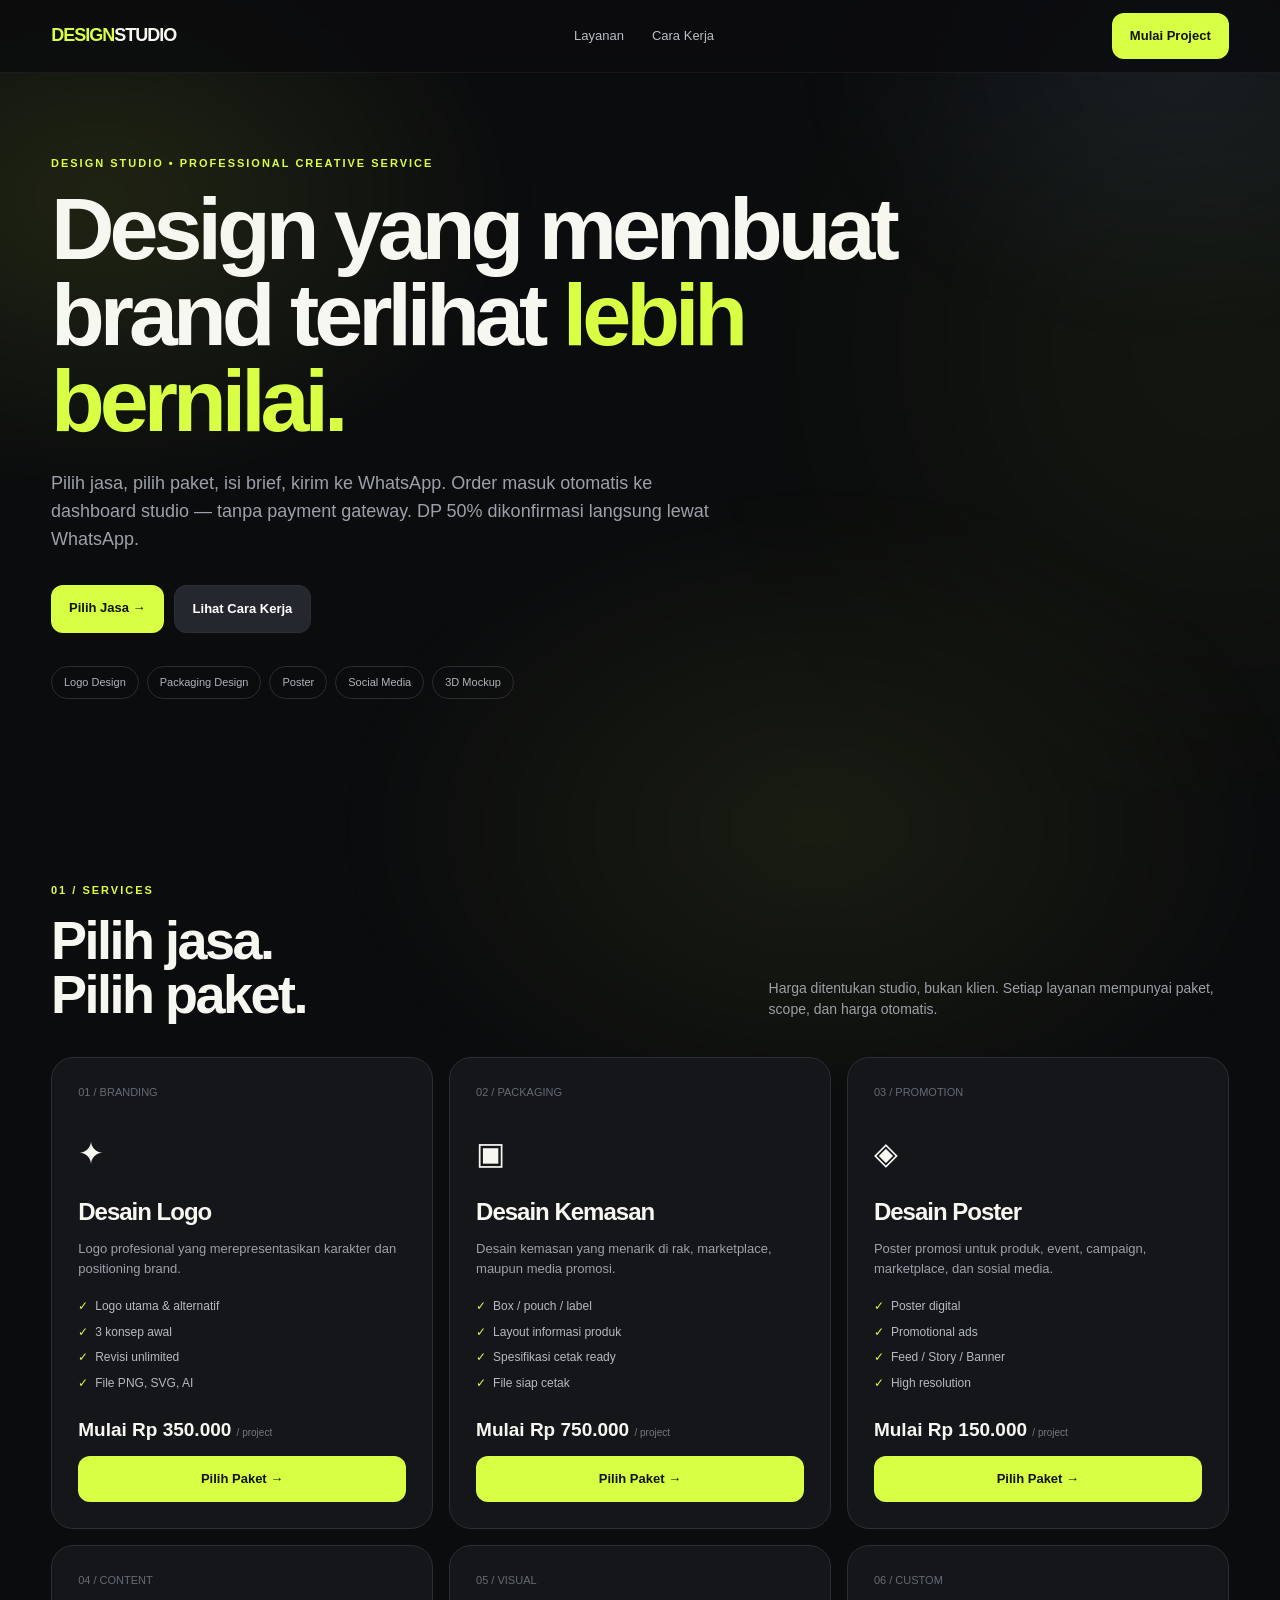
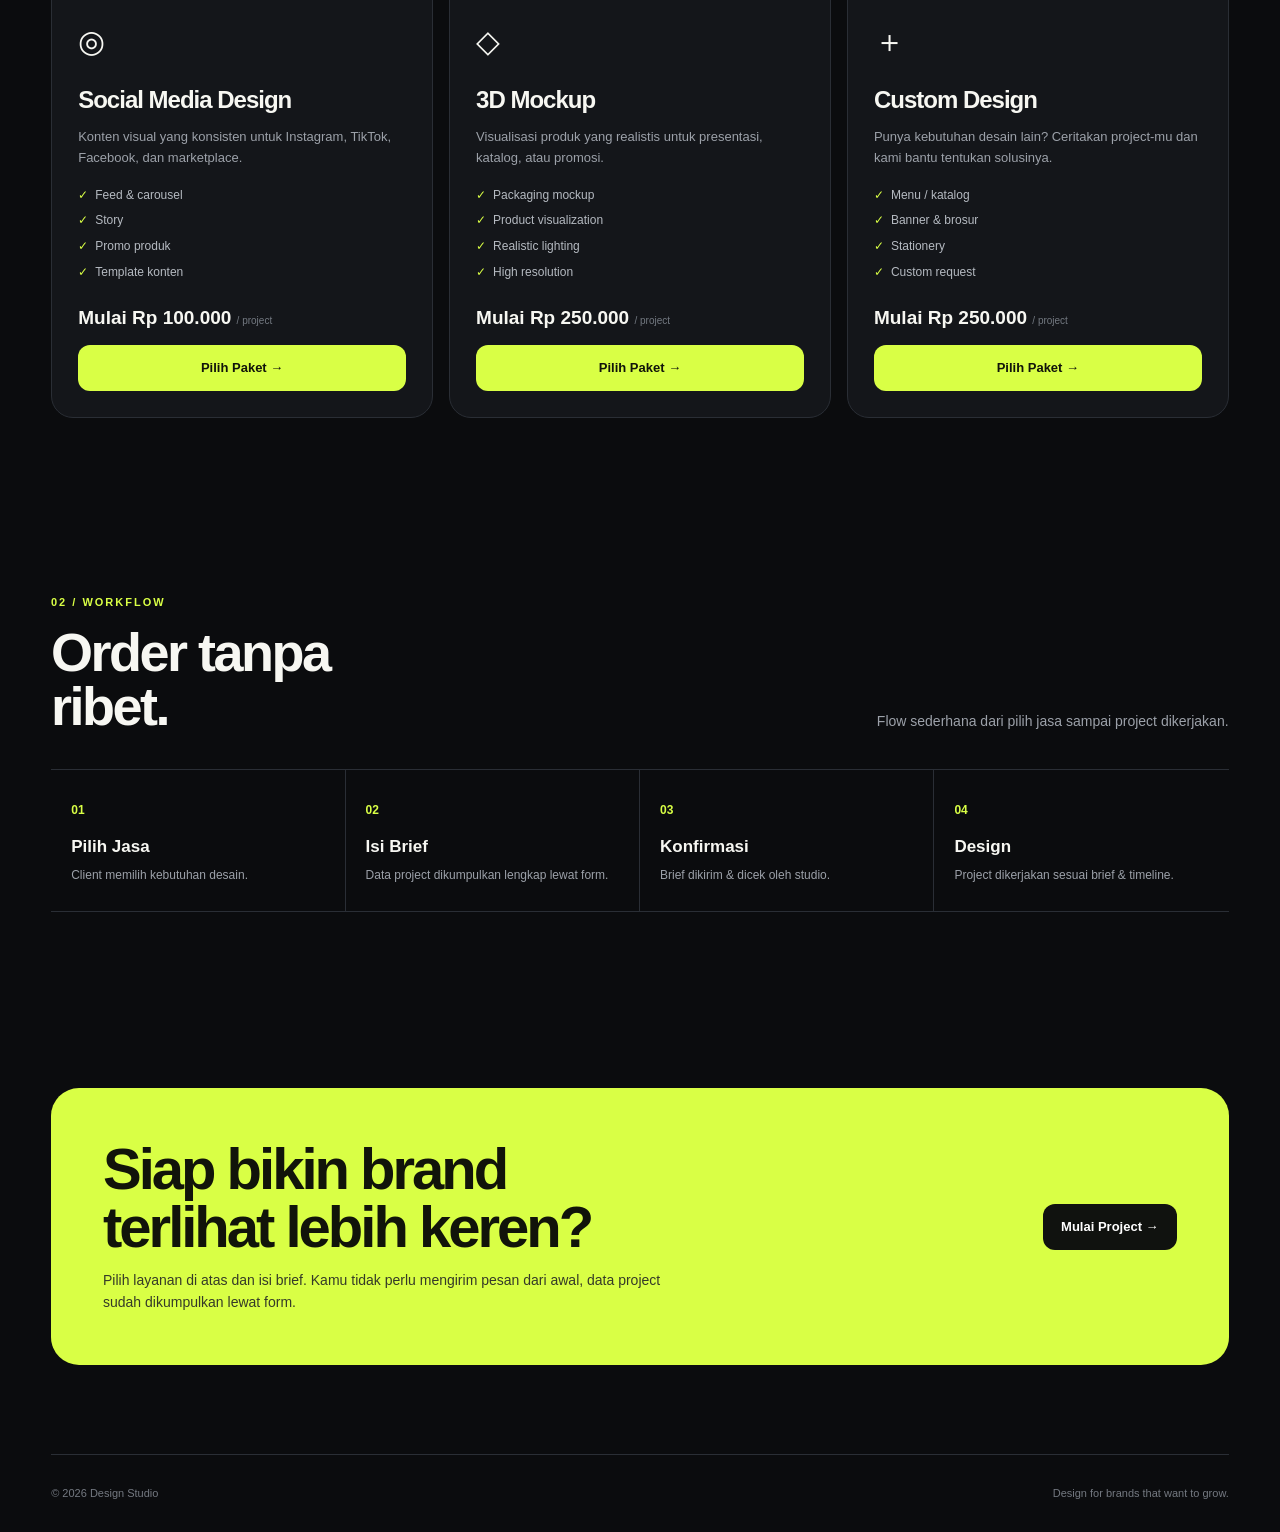
<file: index.html>
<!DOCTYPE html>
<html lang="id">
<head>
  <meta charset="UTF-8" />
  <meta name="viewport" content="width=device-width, initial-scale=1.0" />
  <meta name="theme-color" content="#0d0d12">
  <link rel="icon" href="assets/studio.ico" type="image/x-icon">
  <title>Design Studio — Jasa Desain Profesional</title>
  <meta name="description" content="Jasa desain profesional untuk logo, kemasan, poster, social media, dan 3D mockup. Pilih jasa, pilih paket, isi brief, checkout, bayar." />
  <style>
    :root{
      --bg:#0b0c0e;
      --surface:#14161a;
      --surface-2:#1b1e23;
      --surface-3:#23272d;
      --text:#f7f7f2;
      --muted:#9ca1a9;
      --line:#2a2e35;
      --accent:#d9ff45;
      --accent-2:#b9e72b;
      --danger:#ff6b6b;
      --radius:20px;
    }
    *{box-sizing:border-box}
    html{scroll-behavior:smooth}
    body{
      margin:0;
      background:var(--bg);
      color:var(--text);
      font-family:Inter,Arial,Helvetica,sans-serif;
      line-height:1.55;
    }

    /* ===== BACKGROUND OPTIONS =====
       Ganti class di <body> untuk ganti background:
       bg-solid   -> polos (default lama)
       bg-grid    -> dot grid halus
       bg-aurora  -> gradient bergerak pelan
       bg-mesh    -> radial blur soft
    */
    body.bg-grid{
      background-color:var(--bg);
      background-image:radial-gradient(rgba(255,255,255,.05) 1px, transparent 1px);
      background-size:26px 26px;
    }
    body.bg-aurora{
      background:var(--bg);
      position:relative;
    }
    body.bg-aurora::before{
      content:"";
      position:fixed;
      inset:-20%;
      z-index:-1;
      background:
        radial-gradient(40% 40% at 20% 30%, rgba(217,255,69,.10), transparent 60%),
        radial-gradient(35% 35% at 80% 20%, rgba(120,170,255,.08), transparent 60%),
        radial-gradient(45% 45% at 60% 80%, rgba(217,255,69,.07), transparent 60%);
      filter:blur(20px);
      animation:auroraShift 18s ease-in-out infinite alternate;
    }
    @keyframes auroraShift{
      0%{transform:translate(0,0) scale(1)}
      50%{transform:translate(3%,-2%) scale(1.05)}
      100%{transform:translate(-2%,2%) scale(1.02)}
    }
    body.bg-mesh{
      background:var(--bg);
      position:relative;
    }
    body.bg-mesh::before{
      content:"";
      position:fixed;
      inset:0;
      z-index:-1;
      background:
        radial-gradient(60% 50% at 15% 10%, rgba(217,255,69,.10), transparent 55%),
        radial-gradient(50% 50% at 85% 90%, rgba(120,170,255,.07), transparent 55%);
      filter:blur(40px);
    }

    /* ===== SCROLL REVEAL ANIMATION ===== */
    .reveal{
      opacity:0;
      transform:translateY(28px);
      transition:opacity .7s cubic-bezier(.2,.7,.2,1), transform .7s cubic-bezier(.2,.7,.2,1);
      will-change:opacity, transform;
    }
    .reveal.in{
      opacity:1;
      transform:translateY(0);
    }
    /* stagger antar anak dalam satu container */
    .reveal-stagger > *{
      opacity:0;
      transform:translateY(24px);
      transition:opacity .6s cubic-bezier(.2,.7,.2,1), transform .6s cubic-bezier(.2,.7,.2,1);
    }
    .reveal-stagger.in > *{
      opacity:1;
      transform:translateY(0);
    }
    .reveal-stagger.in > *:nth-child(1){transition-delay:.05s}
    .reveal-stagger.in > *:nth-child(2){transition-delay:.12s}
    .reveal-stagger.in > *:nth-child(3){transition-delay:.19s}
    .reveal-stagger.in > *:nth-child(4){transition-delay:.26s}
    .reveal-stagger.in > *:nth-child(5){transition-delay:.33s}
    .reveal-stagger.in > *:nth-child(6){transition-delay:.40s}
    /* Fallback: kalau JS mati, tetap tampil */
    @media (prefers-reduced-motion: reduce){
      .reveal,.reveal-stagger > *{opacity:1 !important;transform:none !important;transition:none !important}
      body.bg-aurora::before{animation:none}
    }
    a{text-decoration:none;color:inherit}
    button,input,textarea,select{font:inherit}
    button{cursor:pointer}
    .container{width:min(1180px,92%);margin:auto}

    /* NAV */
    nav{
      position:fixed;top:0;left:0;right:0;z-index:50;
      background:rgba(11,12,14,.82);
      backdrop-filter:blur(16px);
      border-bottom:1px solid rgba(255,255,255,.06);
    }
    .nav-inner{
      height:72px;
      display:flex;
      align-items:center;
      justify-content:space-between;
      gap:20px;
    }
    .brand{
      font-weight:900;
      letter-spacing:-1px;
      font-size:18px;
    }
    .brand span{color:var(--accent)}
    .nav-links{
      display:flex;gap:28px;color:#b9bdc3;font-size:13px;
    }
    .nav-links a:hover{color:var(--accent)}

    /* BUTTONS */
    .btn{
      border:0;
      border-radius:12px;
      padding:13px 18px;
      font-weight:800;
      font-size:13px;
      transition:.2s ease;
    }
    .btn-primary{
      background:var(--accent);
      color:#11140a;
    }
    .btn-primary:hover{
      transform:translateY(-2px);
      background:var(--accent-2);
      box-shadow:0 12px 30px rgba(217,255,69,.12);
    }
    .btn-dark{
      background:#24282e;
      color:#fff;
      border:1px solid var(--line);
    }

    /* HERO */
    .hero{
      position:relative;
      overflow:hidden;
      padding:155px 0 95px;
    }
    .hero::after{
      content:"";
      position:absolute;
      width:560px;height:560px;border-radius:50%;
      right:-220px;top:70px;
      background:var(--accent);
      filter:blur(150px);
      opacity:.06;
      pointer-events:none;
    }
    .eyebrow{
      color:var(--accent);
      font-size:11px;
      font-weight:900;
      letter-spacing:2px;
      text-transform:uppercase;
      margin-bottom:14px;
    }
    .hero h1{
      margin:0;
      max-width:930px;
      font-size:clamp(48px,7vw,88px);
      line-height:.98;
      letter-spacing:-5px;
    }
    .hero h1 span{color:var(--accent)}
    .hero p{
      max-width:690px;
      margin:25px 0 32px;
      color:var(--muted);
      font-size:18px;
    }
    .hero-actions{display:flex;gap:10px;flex-wrap:wrap}
    .chips{display:flex;gap:8px;flex-wrap:wrap;margin-top:32px}
    .chip{
      border:1px solid var(--line);
      border-radius:999px;
      padding:7px 12px;
      font-size:11px;
      color:#aeb3ba;
    }

    /* SECTIONS */
    section{padding:88px 0}
    .section-head{
      display:flex;
      justify-content:space-between;
      align-items:end;
      gap:30px;
      margin-bottom:36px;
    }
    .section-head h2{
      margin:0;
      font-size:clamp(35px,5vw,54px);
      line-height:1;
      letter-spacing:-2.5px;
    }
    .section-head p{
      max-width:460px;
      margin:0;
      color:var(--muted);
      font-size:14px;
    }

    /* SERVICES */
    .services-grid{
      display:grid;
      grid-template-columns:repeat(3,1fr);
      gap:16px;
    }
    .service-card{
      background:var(--surface);
      border:1px solid var(--line);
      border-radius:22px;
      padding:26px;
      min-height:360px;
      display:flex;
      flex-direction:column;
      transition:.25s ease;
    }
    .service-card:hover{
      transform:translateY(-5px);
      border-color:#444a53;
    }
    .service-num{font-size:11px;color:#656b73}
    .service-icon{font-size:31px;margin:29px 0 15px}
    .service-card h3{
      margin:0;
      font-size:24px;
      letter-spacing:-1px;
    }
    .service-card p{
      color:var(--muted);
      font-size:13px;
      margin:9px 0 18px;
    }
    .service-card ul{
      list-style:none;
      padding:0;
      margin:0 0 22px;
      display:grid;
      gap:7px;
      color:#b5bac1;
      font-size:12px;
    }
    .service-card li::before{
      content:"✓";
      color:var(--accent);
      margin-right:7px;
    }
    .service-price{
      margin-top:auto;
      font-weight:900;
      font-size:19px;
    }
    .service-price small{
      color:#737981;
      font-size:10px;
      font-weight:500;
    }
    .service-card .btn{width:100%;margin-top:12px}

    /* SIMPLE PROCESS (keep as-is) */
    .process{
      display:grid;
      grid-template-columns:repeat(4,1fr);
      border-top:1px solid var(--line);
      border-bottom:1px solid var(--line);
    }
    .process-step{padding:27px 20px;border-right:1px solid var(--line)}
    .process-step:last-child{border-right:0}
    .process-step b{color:var(--accent);font-size:12px}
    .process-step h3{margin:12px 0 6px;font-size:17px}
    .process-step p{margin:0;color:var(--muted);font-size:12px}

    /* CTA */
    .cta{
      background:var(--accent);
      color:#11140a;
      border-radius:28px;
      padding:52px;
      display:flex;
      align-items:center;
      justify-content:space-between;
      gap:32px;
    }
    .cta h2{
      margin:0;
      font-size:clamp(34px,5vw,58px);
      line-height:1;
      letter-spacing:-3px;
    }
    .cta p{
      margin:14px 0 0;
      max-width:580px;
      color:#353a28;
      font-size:14px;
    }
    .cta .btn{
      background:#10120f;
      color:white;
      flex-shrink:0;
    }

    footer{
      border-top:1px solid var(--line);
      padding:30px 0;
      color:#747981;
      font-size:11px;
      display:flex;
      justify-content:space-between;
      gap:20px;
    }
    .footer-note{color:#747981}

    /* MODAL */
    .overlay{
      position:fixed;
      inset:0;
      z-index:100;
      background:rgba(0,0,0,.76);
      backdrop-filter:blur(9px);
      display:none;
      align-items:center;
      justify-content:center;
      padding:18px;
    }
    .overlay.show{display:flex}
    .modal{
      width:min(780px,100%);
      max-height:94vh;
      overflow:auto;
      background:#16181c;
      border:1px solid #30343b;
      border-radius:24px;
      padding:28px;
    }
    .modal-head{
      display:flex;
      justify-content:space-between;
      align-items:start;
      gap:20px;
    }
    .modal-head h2{
      margin:0;
      font-size:29px;
      line-height:1.1;
    }
    .close{
      width:38px;height:38px;
      border-radius:50%;
      border:1px solid var(--line);
      background:#24282e;color:white;
      font-size:20px;
    }
    .selected-service{
      margin:18px 0;
      background:#202329;
      border:1px solid #363b43;
      border-radius:13px;
      padding:13px 15px;
      color:#c7cbd0;
    }
    .selected-service strong{color:var(--accent)}
    .package-grid{
      display:grid;
      grid-template-columns:repeat(3,1fr);
      gap:10px;
      margin:10px 0 20px;
    }
    .package{
      background:#101216;
      border:1px solid var(--line);
      color:white;
      border-radius:13px;
      padding:15px;
      text-align:left;
    }
    .package.selected{
      border-color:var(--accent);
      box-shadow:0 0 0 1px var(--accent) inset;
    }
    .package b,.package strong,.package small{display:block}
    .package strong{color:var(--accent);font-size:16px;margin:5px 0}
    .package small{color:#868b92;font-size:10px}
    .addons{
      display:grid;
      grid-template-columns:1fr 1fr;
      gap:8px;
      margin-bottom:20px;
    }
    .addon{
      background:#101216;
      border:1px solid var(--line);
      border-radius:10px;
      padding:11px;
      color:#b8bdc4;
      font-size:11px;
    }
    .addon input{
      accent-color:var(--accent);
      margin-right:7px;
    }

    .form-grid{
      display:grid;
      grid-template-columns:1fr 1fr;
      gap:13px;
    }
    .field{display:grid;gap:6px}
    .field.full{grid-column:1/-1}
    .field label{font-size:11px;color:#9ca1a9}
    .field input,.field textarea,.field select{
      width:100%;
      background:#0e1013;
      color:white;
      border:1px solid var(--line);
      border-radius:10px;
      padding:11px 12px;
      outline:none;
    }
    .field textarea{min-height:105px;resize:vertical}
    .field input:focus,.field textarea:focus,.field select:focus{
      border-color:var(--accent);
    }
    .checkout-summary{
      margin:20px 0;
      border-top:1px solid var(--line);
      border-bottom:1px solid var(--line);
      padding:16px 0;
      display:grid;
      gap:8px;
    }
    .summary-row{
      display:flex;
      justify-content:space-between;
      gap:20px;
      color:#aeb3ba;
      font-size:12px;
    }
    .summary-row.total{
      color:white;
      font-size:14px;
      font-weight:800;
      margin-top:7px;
    }
    .summary-row.total strong{
      color:var(--accent);
      font-size:23px;
    }
    .modal-actions{
      display:flex;
      justify-content:flex-end;
      gap:8px;
    }
    .note{
      color:#6d727a;
      font-size:9px;
      margin-top:12px;
    }

    /* PAYMENT SCREEN */
    .payment-box{
      display:none;
      text-align:center;
      padding:15px 0 5px;
    }
    .payment-box.show{display:block}
    .payment-box h3{font-size:26px;margin:4px 0 10px}
    .payment-box p{color:var(--muted);font-size:13px;max-width:560px;margin:0 auto 18px}
    .pay-note{
      color:var(--accent);
      font-size:12px;
      margin:14px 0 4px;
      font-weight:600;
    }
    .order-id{
      display:inline-block;
      background:#202329;
      border:1px solid var(--line);
      border-radius:9px;
      padding:8px 13px;
      color:var(--accent);
      font-weight:900;
      margin-bottom:18px;
    }
    .payment-methods{
      display:grid;
      grid-template-columns:repeat(3,1fr);
      gap:10px;
      margin:20px 0;
    }
    .payment-method{
      background:#101216;
      border:1px solid var(--line);
      border-radius:12px;
      padding:15px;
      color:white;
    }
    .payment-method:hover{border-color:var(--accent)}
    .payment-method b{display:block}
    .payment-method small{color:#7d838b}

    /* SUCCESS */
    .success-screen{
      display:none;
      text-align:center;
      padding:30px 10px;
    }
    .success-screen.show{display:block}
    .success-icon{
      width:64px;height:64px;
      border-radius:50%;
      display:grid;place-items:center;
      background:var(--accent);
      color:#11140a;
      margin:0 auto 14px;
      font-size:30px;
      font-weight:900;
    }
    .success-screen h3{font-size:28px;margin:0 0 8px}
    .success-screen p{color:var(--muted);font-size:13px}

    @media(max-width:850px){
      .nav-links{display:none}
      .services-grid{grid-template-columns:1fr 1fr}
      .process{grid-template-columns:1fr 1fr}
      .process-step:nth-child(2){border-right:0}
      .process-step:nth-child(-n+2){border-bottom:1px solid var(--line)}
      .status-grid{grid-template-columns:1fr}
      .cta{display:block;padding:38px}
      .cta .btn{margin-top:22px}
      .form-grid{grid-template-columns:1fr}
      .field.full{grid-column:auto}
    }
    @media(max-width:600px){
      .services-grid{grid-template-columns:1fr}
      .package-grid,.addons,.payment-methods{grid-template-columns:1fr}
      .process{grid-template-columns:1fr}
      .process-step{
        border-right:0!important;
        border-bottom:1px solid var(--line);
      }
      .process-step:last-child{border-bottom:0}
      .section-head{display:block}
      .section-head p{margin-top:15px}
      .hero h1{letter-spacing:-3px}
      footer{display:block}
    }
  </style>
</head>
<body class="bg-aurora">

<nav>
  <div class="container nav-inner">
    <a class="brand" href="#"><span>DESIGN</span>STUDIO</a>
    <div class="nav-links">
      <a href="#services">Layanan</a>
      <a href="#process">Cara Kerja</a>
    </div>
    <button class="btn btn-primary" onclick="openOrder('Desain Logo')">Mulai Project</button>
  </div>
</nav>

<header class="hero">
  <div class="container">
    <div class="eyebrow reveal">Design Studio • Professional Creative Service</div>
    <h1 class="reveal">Design yang membuat brand terlihat <span>lebih bernilai.</span></h1>
    <p class="reveal">Pilih jasa, pilih paket, isi brief, kirim ke WhatsApp. Order masuk otomatis ke dashboard studio — tanpa payment gateway. DP 50% dikonfirmasi langsung lewat WhatsApp.</p>
    <div class="hero-actions reveal">
      <a class="btn btn-primary" href="#services">Pilih Jasa →</a>
      <a class="btn btn-dark" href="#process">Lihat Cara Kerja</a>
    </div>
    <div class="chips reveal">
      <span class="chip">Logo Design</span>
      <span class="chip">Packaging Design</span>
      <span class="chip">Poster</span>
      <span class="chip">Social Media</span>
      <span class="chip">3D Mockup</span>
    </div>
  </div>
</header>

<section id="services">
  <div class="container">
    <div class="section-head reveal">
      <div>
        <div class="eyebrow">01 / Services</div>
        <h2>Pilih jasa.<br>Pilih paket.</h2>
      </div>
      <p>Harga ditentukan studio, bukan klien. Setiap layanan mempunyai paket, scope, dan harga otomatis.</p>
    </div>
    <div class="services-grid reveal-stagger" id="serviceGrid"></div>
  </div>
</section>

<section id="process">
  <div class="container">
    <div class="section-head reveal">
      <div>
        <div class="eyebrow">02 / Workflow</div>
        <h2>Order tanpa<br>ribet.</h2>
      </div>
      <p>Flow sederhana dari pilih jasa sampai project dikerjakan.</p>
    </div>
    <div class="process reveal-stagger">
      <div class="process-step"><b>01</b><h3>Pilih Jasa</h3><p>Client memilih kebutuhan desain.</p></div>
      <div class="process-step"><b>02</b><h3>Isi Brief</h3><p>Data project dikumpulkan lengkap lewat form.</p></div>
      <div class="process-step"><b>03</b><h3>Konfirmasi</h3><p>Brief dikirim & dicek oleh studio.</p></div>
      <div class="process-step"><b>04</b><h3>Design</h3><p>Project dikerjakan sesuai brief & timeline.</p></div>
    </div>
  </div>
</section>

<section>
  <div class="container">
    <div class="cta reveal">
      <div>
        <h2>Siap bikin brand<br>terlihat lebih keren?</h2>
        <p>Pilih layanan di atas dan isi brief. Kamu tidak perlu mengirim pesan dari awal, data project sudah dikumpulkan lewat form.</p>
      </div>
      <button class="btn" onclick="openOrder('Desain Logo')">Mulai Project →</button>
    </div>
  </div>
</section>

<footer class="container">
  <span>© 2026 Design Studio</span>
  <span class="footer-note">Design for brands that want to grow.</span>
</footer>

<!-- ORDER MODAL -->
<div class="overlay" id="overlay">
  <div class="modal" id="modal">
    <div id="orderScreen">
      <div class="modal-head">
        <div>
          <div class="eyebrow">Checkout / Project Brief</div>
          <h2>Pesan layanan desain</h2>
        </div>
        <button class="close" onclick="closeOrder()">×</button>
      </div>

      <div class="selected-service">
        Jasa: <strong id="selectedService">-</strong>
      </div>

      <div class="eyebrow">Pilih Paket</div>
      <div class="package-grid" id="packageGrid"></div>

      <div class="eyebrow">Add-on (opsional)</div>
      <div class="addons">
        <label class="addon"><input type="checkbox" value="300000" data-name="Brand Guideline"> Brand Guideline +Rp300K</label>
        <label class="addon"><input type="checkbox" value="250000" data-name="Social Media Kit"> Social Media Kit +Rp250K</label>
        <label class="addon"><input type="checkbox" value="200000" data-name="Stationery"> Stationery +Rp200K</label>
        <label class="addon"><input type="checkbox" value="100000" data-name="3D Mockup"> 3D Mockup +Rp100K</label>
      </div>

      <form id="orderForm">
        <div class="form-grid">
          <div class="field">
            <label>Nama *</label>
            <input name="name" required placeholder="Nama lengkap">
          </div>
          <div class="field">
            <label>WhatsApp *</label>
            <input name="phone" required placeholder="08xxxxxxxxxx">
          </div>
          <div class="field">
            <label>Email</label>
            <input type="email" name="email" placeholder="nama@email.com">
          </div>
          <div class="field">
            <label>Nama Brand *</label>
            <input name="brand" required placeholder="Nama bisnis / brand">
          </div>
          <div class="field">
            <label>Jenis Bisnis</label>
            <input name="business" placeholder="Makanan, fashion, jasa, dll.">
          </div>
          <div class="field">
            <label>Target Market</label>
            <input name="target" placeholder="Contoh: wanita 20–35 tahun">
          </div>
          <div class="field full">
            <label>Konsep / Gaya</label>
            <input name="style" placeholder="Minimalis, premium, playful, modern, dll.">
          </div>
          <div class="field full">
            <label>Brief Project *</label>
            <textarea name="brief" required placeholder="Jelaskan produk, ukuran, warna, informasi wajib, deadline, dan kebutuhan lain..."></textarea>
          </div>
          <div class="field full">
            <label>Referensi / Link</label>
            <input name="reference" placeholder="Google Drive, Instagram, Pinterest, dll.">
          </div>
        </div>

        <div class="checkout-summary">
          <div class="summary-row"><span>Paket</span><strong id="summaryPackage">-</strong></div>
          <div class="summary-row"><span>Add-on</span><strong id="summaryAddon">Tidak ada</strong></div>
          <div class="summary-row total"><span>TOTAL ORDER</span><strong id="summaryTotal">Rp0</strong></div>
        </div>

        <div class="modal-actions">
          <button type="button" class="btn btn-dark" onclick="closeOrder()">Batal</button>
          <button class="btn btn-primary" type="submit">Lanjut ke Checkout →</button>
        </div>
        <div class="note">Demo front-end. Payment gateway asli membutuhkan backend/server agar API key tetap aman.</div>
      </form>
    </div>

    <!-- PAYMENT -->
    <div class="payment-box" id="paymentScreen">
      <div class="eyebrow">Konfirmasi via WhatsApp</div>
      <h3>Setelah kirim, kamu akan diarahkan ke WhatsApp</h3>
      <p>Order sudah dibuat. Kami tidak pakai payment gateway — konfirmasi DP langsung lewat WhatsApp ke nomor resmi studio.</p>
      <div class="order-id" id="paymentOrderId">DS-0000</div>

      <div class="checkout-summary">
        <div class="summary-row"><span>Service</span><strong id="payService">-</strong></div>
        <div class="summary-row"><span>Paket</span><strong id="payPackage">-</strong></div>
        <div class="summary-row total"><span>DP 50%</span><strong id="payTotal">Rp0</strong></div>
      </div>

      <p class="pay-note" id="payNote"></p>

      <button class="btn btn-dark" onclick="checkoutToWhatsApp()" style="width:100%;padding:14px;margin-top:10px">Lanjutkan ke WhatsApp →</button>

      <button class="btn btn-light" onclick="backToOrder()" style="margin-top:12px">← Kembali ke brief</button>
    </div>

    <!-- SUCCESS -->
    <div class="success-screen" id="successScreen">
      <div class="success-icon">✓</div>
      <div class="eyebrow">Payment Successful</div>
      <h3>Order sudah PAID</h3>
      <div class="order-id" id="successOrderId">DS-0000</div>
      <p>Status order berubah menjadi <b>PAID</b>. Order akan masuk ke antrian produksi studio dan diproses berdasarkan brief yang dikirim.</p>
      <div class="status-list" style="justify-content:center;margin:20px 0">
        <span class="status-pill active">PAID ✓</span>
        <span class="status-pill">BRIEF REVIEW</span>
        <span class="status-pill">IN PROGRESS</span>
      </div>
      <button class="btn btn-primary" onclick="finishOrder()">Selesai</button>
    </div>
  </div>
</div>

<script src="scripts.js"></script>
</body>
</html>
</file>
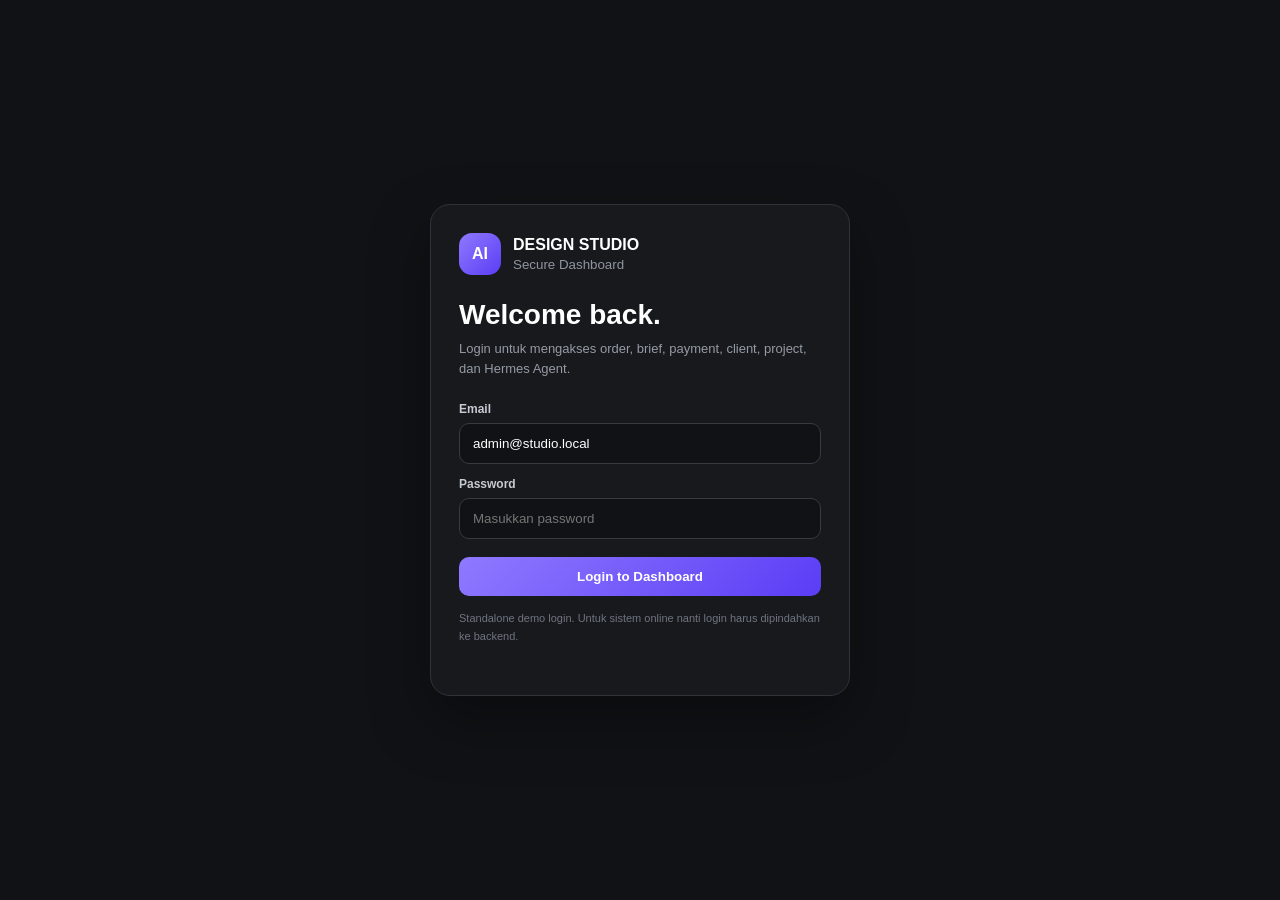
<file: Dashboard.html>
<!DOCTYPE html>
<html lang="id">
<head>
<meta charset="UTF-8">
<meta name="viewport" content="width=device-width, initial-scale=1.0">
  <title>Desain Studio Dashboard</title>
<style>
:root{--bg:#f5f6f8;--panel:#fff;--dark:#121417;--muted:#7c828d;--line:#e6e8ec;--purple:#7257f5;--green:#1f9d6a;--amber:#d88712;--red:#d84d4d}
*{box-sizing:border-box}body{margin:0;font-family:Inter,Arial,sans-serif;background:var(--bg);color:#15171b}
.app{display:grid;grid-template-columns:240px 1fr;min-height:100vh}.side{background:#121417;color:white;padding:22px 16px;display:flex;flex-direction:column}
.brand{display:flex;gap:12px;align-items:center;margin-bottom:28px}.logo{width:42px;height:42px;border-radius:13px;background:linear-gradient(135deg,#8f79ff,#5b3df5);display:grid;place-items:center;font-weight:800}
.brand b{display:block;font-size:14px}.brand small{color:#8f959f}.nav button{width:100%;text-align:left;border:0;background:none;color:#adb2bb;padding:12px 13px;border-radius:11px;font-weight:700;margin-bottom:6px}
.nav button.active,.nav button:hover{background:#24272c;color:white}.sidefooter{margin-top:auto;background:#1c1f23;border:1px solid #2f3338;padding:12px;border-radius:12px;font-size:12px}
.main{padding:28px 32px}.top{display:flex;justify-content:space-between;align-items:center;margin-bottom:22px}.eyebrow{font-size:11px;letter-spacing:.14em;color:#9196a0;font-weight:800;margin:0 0 5px}.top h1{margin:0;font-size:29px}.actions{display:flex;gap:9px}
.btn{border:0;border-radius:10px;padding:10px 13px;font-weight:800;cursor:pointer}.btn.dark{background:#121417;color:#fff}.btn.light{background:#fff;border:1px solid var(--line)}
.metrics{display:grid;grid-template-columns:repeat(5,1fr);gap:13px;margin-bottom:17px}.metric{background:#fff;border:1px solid var(--line);border-radius:16px;padding:16px}.metric span{font-size:12px;color:var(--muted);font-weight:700}.metric strong{display:block;font-size:25px;margin-top:9px}
.grid{display:grid;grid-template-columns:1.5fr 1fr;gap:16px}.panel{background:#fff;border:1px solid var(--line);border-radius:16px;overflow:hidden}.ph{padding:16px 18px;border-bottom:1px solid var(--line);display:flex;justify-content:space-between}.ph h3{margin:0;font-size:14px}
table{width:100%;border-collapse:collapse}th,td{padding:12px 14px;border-bottom:1px solid var(--line);text-align:left;font-size:12px}th{font-size:10px;color:#8f949c;letter-spacing:.05em}
.badge{padding:5px 8px;border-radius:999px;font-size:10px;font-weight:800;display:inline-block}.green{background:#e9f8f1;color:var(--green)}.amber{background:#fff4df;color:var(--amber)}.purple{background:#eeeaff;color:#6848e8}.red{background:#fff0f0;color:var(--red)}.gray{background:#f0f1f3;color:#717781}
.attn{padding:15px}.attn div{background:#f7f8fa;border-radius:11px;padding:12px;margin-bottom:9px;display:flex;justify-content:space-between;font-size:12px}
.cards{display:grid;grid-template-columns:repeat(3,1fr);gap:13px}.card{background:#fff;border:1px solid var(--line);border-radius:15px;padding:16px}.card h3{margin:0 0 7px;font-size:15px}.meta{font-size:12px;color:var(--muted);line-height:1.6}
.kanban{display:grid;grid-template-columns:repeat(4,minmax(220px,1fr));gap:12px;overflow:auto}.col{background:#eceef2;border-radius:14px;padding:11px;min-height:380px}.col>h3{font-size:11px;color:#666c76}.job{background:#fff;border:1px solid var(--line);padding:13px;border-radius:12px;margin-bottom:9px}
.hermes{background:linear-gradient(135deg,#121417,#262a33);color:white;border-radius:18px;padding:20px;margin-bottom:15px}.progress{height:8px;background:#343943;border-radius:999px;overflow:hidden;margin:10px 0}.progress i{display:block;height:100%;background:linear-gradient(90deg,#8067ff,#b9adff)}
.hidden{display:none!important}.modal{position:fixed;inset:0;background:rgba(0,0,0,.5);display:grid;place-items:center;padding:20px}.modalbox{background:#fff;width:min(760px,100%);border-radius:18px;padding:20px;max-height:90vh;overflow:auto}
.form{display:grid;grid-template-columns:1fr 1fr;gap:12px}.form label{font-size:12px;font-weight:700;display:flex;flex-direction:column;gap:6px}.form input,.form select,.form textarea{padding:10px;border:1px solid var(--line);border-radius:9px}.span{grid-column:span 2}
@media(max-width:900px){.metrics{grid-template-columns:repeat(2,1fr)}.grid{grid-template-columns:1fr}.cards{grid-template-columns:1fr 1fr}}
@media(max-width:700px){.app{grid-template-columns:1fr}.side{min-height:auto}.metrics,.cards{grid-template-columns:1fr}.main{padding:18px}.top{align-items:flex-start;flex-direction:column;gap:12px}.form{grid-template-columns:1fr}.span{grid-column:span 1}}

.login-screen{
  position:fixed; inset:0; z-index:9999;
  background:#101215;
  display:grid; place-items:center;
  padding:20px;
}
.login-card{
  width:min(420px,100%);
  background:#17191d;
  border:1px solid #2f3339;
  color:#fff;
  border-radius:20px;
  padding:28px;
  box-shadow:0 24px 60px rgba(0,0,0,.35);
}
.login-brand{
  display:flex; align-items:center; gap:12px; margin-bottom:24px;
}
.login-card h1{margin:0 0 8px;font-size:28px}
.login-card p{margin:0 0 22px;color:#959ba5;font-size:13px;line-height:1.6}
.login-card label{display:flex;flex-direction:column;gap:7px;margin-bottom:13px;font-size:12px;font-weight:700;color:#c7cbd2}
.login-card input{
  width:100%; padding:12px 13px; border-radius:10px;
  border:1px solid #363a41; background:#101215; color:#fff;
  outline:none;
}
.login-card input:focus{border-color:#7257f5}
.login-card .login-btn{
  width:100%; margin-top:5px; padding:12px 14px;
  border:0; border-radius:10px; font-weight:800; cursor:pointer;
  background:linear-gradient(135deg,#8f79ff,#5b3df5); color:#fff;
}
.login-error{
  display:none; margin:0 0 14px; padding:10px 12px;
  background:#321b20; border:1px solid #5c2931; color:#ffb4bc;
  border-radius:9px; font-size:12px;
}
.login-note{margin-top:14px!important;font-size:11px!important;color:#6f7580!important}
.app.locked{display:none}


.btn:disabled{
  opacity:.45;
  cursor:not-allowed;
  filter:grayscale(.2);
}
.detail-grid{
  display:grid;
  grid-template-columns:1fr 1fr;
  gap:12px;
}
.detail-box{
  background:#f7f8fa;
  border:1px solid var(--line);
  border-radius:12px;
  padding:13px;
}
.detail-box small{
  display:block;
  color:var(--muted);
  font-size:10px;
  font-weight:800;
  text-transform:uppercase;
  letter-spacing:.05em;
  margin-bottom:5px;
}
.detail-box strong,.detail-box span{
  font-size:13px;
  line-height:1.6;
}
.detail-wide{grid-column:span 2}
@media(max-width:700px){
  .detail-grid{grid-template-columns:1fr}
  .detail-wide{grid-column:span 1}
}

</style>
</head>
<body>

<div class="login-screen" id="loginScreen">
  <div class="login-card">
    <div class="login-brand">
      <div class="logo">AI</div>
      <div><b>DESIGN STUDIO</b><small style="display:block;color:#8f959f;margin-top:3px">Secure Dashboard</small></div>
    </div>
    <h1>Welcome back.</h1>
    <p>Login untuk mengakses order, brief, payment, client, project, dan Hermes Agent.</p>

    <div class="login-error" id="loginError">Email atau password salah.</div>

    <form id="loginForm">
      <label>Email
        <input type="email" id="loginEmail" value="admin@studio.local" required>
      </label>
      <label>Password
        <input type="password" id="loginPassword" placeholder="Masukkan password" required>
      </label>
      <button type="submit" class="login-btn">Login to Dashboard</button>
    </form>

    <p class="login-note">Standalone demo login. Untuk sistem online nanti login harus dipindahkan ke backend.</p>
  </div>
</div>

<div class="app locked" id="appRoot">
<aside class="side">
  <div class="brand"><div class="logo">AI</div><div><b>DESIGN STUDIO</b><small>Control Center</small></div></div>
  <div class="nav">
    <button class="active" data-v="dashboard">⌂ Dashboard</button>
    <button data-v="orders">▦ Orders</button>
    <button data-v="briefs">◫ Briefs</button>
    <button data-v="projects">◆ Projects</button>
    <button data-v="payments">◉ Payments</button>
    <button data-v="clients">♙ Clients</button>
    <button data-v="hermes">✦ Hermes Agent</button>
  </div>
  <div class="sidefooter">● Hermes Bridge<br><span style="color:#90969f">Demo / Local mode</span></div>
</aside>

<main class="main">
  <div class="top">
    <div><p class="eyebrow">DESAIN STUDIO</p><h1 id="title">Dashboard</h1><span id="bridgeStatus" style="font-size:12px;color:#90969f">● …</span></div>
    <div class="actions"><button class="btn light" onclick="resetOrders()">Clear Orders</button><button class="btn light" onclick="logout()">Logout</button><button class="btn dark" onclick="openModal()">＋ New Order</button></div>
  </div>
  <section id="root"></section>
</main>
</div>

<div class="modal hidden" id="modal">
  <div class="modalbox">
    <div style="display:flex;justify-content:space-between;align-items:center;margin-bottom:15px"><h2 style="margin:0">Order Baru</h2><button class="btn light" onclick="closeModal()">×</button></div>
    <form id="form" class="form">
      <label>Client<input name="client" required></label>
      <label>Brand<input name="brand"></label>
      <label>Service<select name="service">
<option>Logo</option>
<option>Packaging</option>
<option>Poster</option>
<option>Social Media</option>
<option>3D Mockup</option>
<option>Custom</option>
</select></label>
      <label>Package<select name="package"><option>Basic</option><option selected>Professional</option><option>Premium</option></select></label>
      <label>Price<input type="number" name="price" value="1500000"></label>
      <label>Payment<select name="payment"><option>UNPAID</option><option>PAID</option></select></label>
      <label class="span">Objective<textarea name="objective"></textarea></label>
      <label class="span">Style Direction<textarea name="style"></textarea></label>
      <div class="span" style="display:flex;justify-content:flex-end;gap:8px"><button type="button" class="btn light" onclick="closeModal()">Cancel</button><button class="btn dark">Create Order</button></div>
    </form>
  </div>
</div>


<div class="modal hidden" id="briefDetailModal">
  <div class="modalbox">
    <div style="display:flex;justify-content:space-between;align-items:center;margin-bottom:15px">
      <div>
        <p class="eyebrow" style="margin-bottom:5px">CLIENT BRIEF</p>
        <h2 id="briefDetailTitle" style="margin:0">Detail Brief</h2>
      </div>
      <button class="btn light" onclick="closeBriefDetail()">×</button>
    </div>
    <div id="briefDetailContent"></div>
  </div>
</div>

<script>
const demo=[]; // demo data dihapus — pakai data asli dari server
const BRIDGE = "https://raw.githubusercontent.com/Tyowe/ai-design-studio/master/orders.json";
const STATUS_FLOW = ["NEW","PAID","BRIEF REVIEW","CONCEPT","AWAITING_CLIENT","PRODUCTION","QC","CLIENT REVIEW","REVISION","DELIVERED"];
// persen otomatis tiap tahap pipeline
const STATUS_PROGRESS = {"NEW":0,"PAID":10,"BRIEF REVIEW":20,"CONCEPT":40,"AWAITING_CLIENT":50,"PRODUCTION":70,"QC":85,"CLIENT REVIEW":90,"REVISION":95,"DELIVERED":100};
let orders = [];
let demoFallback = false;

async function loadOrders() {
  try {
    const r = await fetch(BRIDGE);
    const data = await r.json();
    orders = data.orders || [];
    demoFallback = false;
    document.getElementById('bridgeStatus') && (document.getElementById('bridgeStatus').textContent = '● Live');
  } catch (e) {
    // server belum jalan -> pakai demo data lokal (offline mode)
    if (!orders.length) orders = JSON.parse(JSON.stringify(demo));
    demoFallback = true;
    document.getElementById('bridgeStatus') && (document.getElementById('bridgeStatus').textContent = '● Offline (server mati)');
  }
  if (!orders.length && !demoFallback) {
    // server jalan tapi belum ada order -> tetap pakai demo biar nggak kosong
    orders = JSON.parse(JSON.stringify(demo));
    demoFallback = true;
    document.getElementById('bridgeStatus') && (document.getElementById('bridgeStatus').textContent = '● Live (kosong)');
  }
  try {
    render(current);
  } catch (err) {
    console.error('render error:', err);
    const root = document.getElementById('root');
    if (root) root.innerHTML = '<div style="padding:24px;color:#c0392b">Render error: ' + (err && err.message ? err.message : err) + '</div>';
  }
}

function save() {
  // kalau mode server: tiap perubahan (status/ payment) di-PUT ke server
  if (demoFallback) {
    localStorage.setItem('ads-orders', JSON.stringify(orders));
  } else {
    orders.forEach(o => pushOrder(o.id, o));
  }
}

async function pushOrder(id, o) {
  try {
    await fetch(BRIDGE + "/" + id, {
      method: "PUT",
      headers: { "Content-Type": "application/json" },
      body: JSON.stringify({
        status: o.status, hermes: o.hermes, progress: o.progress,
        payment: o.payment, price: o.price, _by: "dashboard"
      })
    });
  } catch (e) { /* ignore network error */ }
}
function badge(v){let c='gray';if(['PAID','COMPLETED'].includes(v))c='green';else if(['UNPAID','ERROR'].includes(v))c='red';else if(['WORKING','PRODUCTION','CONCEPT','CLIENT REVIEW'].includes(v))c='purple';else if(['QUEUED','BRIEF REVIEW','REVISION'].includes(v))c='amber';return `<span class="badge ${c}">${v}</span>`}
function rp(n){try{n=Number(n)||0}catch(e){n=0}return 'Rp '+n.toLocaleString('id-ID');}
function metrics(){return {new:orders.filter(x=>x.status==='NEW').length,active:orders.filter(x=>['BRIEF REVIEW','CONCEPT','PRODUCTION'].includes(x.status)).length,approval:orders.filter(x=>x.status==='CLIENT REVIEW').length,rev:orders.filter(x=>x.status==='REVISION').length,revn:orders.filter(x=>x.payment==='PAID').reduce((a,b)=>a+b.price,0)}}
function dashboard(){let m=metrics();return `<div class="metrics">
<div class="metric"><span>New Orders</span><strong>${m.new}</strong></div><div class="metric"><span>Active Projects</span><strong>${m.active}</strong></div><div class="metric"><span>Waiting Approval</span><strong>${m.approval}</strong></div><div class="metric"><span>Revisions</span><strong>${m.rev}</strong></div><div class="metric"><span>Revenue</span><strong style="font-size:18px">${rp(m.revn)}</strong></div></div>
<div class="grid"><div class="panel"><div class="ph"><h3>Recent Orders</h3></div><table><thead><tr><th>Order</th><th>Client</th><th>Service</th><th>Payment</th><th>Hermes</th></tr></thead><tbody>${orders.map(o=>`<tr><td><b>${o.code}</b></td><td>${o.client}</td><td>${o.service}</td><td>${badge(o.payment)}</td><td>${badge(o.hermes)}</td></tr>`).join('')}</tbody></table></div>
<div class="panel"><div class="ph"><h3>Your Attention</h3></div><div class="attn"><div><span>Need approval</span><b>${m.approval}</b></div><div><span>Client revisions</span><b>${m.rev}</b></div><div><span>Unpaid invoices</span><b>${orders.filter(x=>x.payment!=='PAID').length}</b></div><div><span>Hermes errors</span><b>${orders.filter(x=>x.hermes==='ERROR').length}</b></div></div></div></div>`}
function ordersView(){return `<div class="panel"><table><thead><tr><th>Order</th><th>Client</th><th>Service</th><th>Package</th><th>Price</th><th>Payment</th><th>Status</th><th>Hermes</th><th>Action</th></tr></thead><tbody>${orders.map(o=>`<tr>
<td><b>${o.code}</b></td>
<td>${o.client}</td>
<td>${o.service}</td>
<td>${o.package}</td>
<td>${rp(o.price)}</td>
<td>${badge(o.payment)}</td>
<td>${badge(o.status)}</td>
<td>${badge(o.hermes)}</td>
<td>
  <button
    class="btn light"
    onclick="sendHermes('${o.id}')"
    ${o.payment!=='PAID'?'disabled title="Payment harus PAID sebelum dikirim ke Hermes"':''}>
    ${o.payment==='PAID'?'Send to Hermes':'Waiting Payment'}
  </button>
</td>
</tr>`).join('')}</tbody></table></div>`}
function briefs(){return `<div class="cards">${orders.map(o=>`<div class="card">
<p class="eyebrow">${o.code}</p>
<h3>${o.brand}</h3>
<div class="meta">
<b>Client:</b> ${o.client}<br>
<b>Service:</b> ${o.service}<br>
<b>Package:</b> ${o.package}<br>
<b>Payment:</b> ${badge(o.payment)}
</div>
<div style="margin-top:12px">
  <button class="btn light" onclick="openBriefDetail('${o.id}')">View Detail</button>
</div>
</div>`).join('')}</div>`}
function projects(){let cols=[['NEW','New'],['BRIEF REVIEW','Brief Review'],['PRODUCTION','Production'],['CLIENT REVIEW','Client Review']];return `<div class="kanban">${cols.map(([k,l])=>`<div class="col"><h3>${l}</h3>${orders.filter(o=>k==='PRODUCTION'?['PRODUCTION','CONCEPT'].includes(o.status):o.status===k).map(o=>`<div class="job"><b>${o.code}</b><div class="meta">${o.client}<br>${o.service}</div><div style="margin-top:8px">${badge(o.hermes)}</div></div>`).join('')||'<div class="meta">No project</div>'}</div>`).join('')}</div>`}
function payments(){return `<div class="panel"><table><thead><tr><th>Order</th><th>Client</th><th>Amount</th><th>Status</th><th>Action</th></tr></thead><tbody>${orders.map(o=>`<tr><td><b>${o.code}</b></td><td>${o.client}</td><td>${rp(o.price)}</td><td>${badge(o.payment)}</td><td>${o.payment!=='PAID'?`<button class="btn light" onclick="markPaid('${o.id}')">Mark Paid</button>`:''}</td></tr>`).join('')}</tbody></table></div>`}
function clients(){let map={};orders.forEach(o=>{map[o.client]??={name:o.client,count:0,value:0};map[o.client].count++;if(o.payment==='PAID')map[o.client].value+=o.price});return `<div class="cards">${Object.values(map).map(c=>`<div class="card"><h3>${c.name}</h3><div class="meta">Total Orders: ${c.count}<br>Lifetime Value: ${rp(c.value)}</div></div>`).join('')}</div>`}
function hermes(){let a=orders.find(o=>o.hermes==='WORKING')||orders[0];return `<div class="hermes"><p class="eyebrow" style="color:#9aa0aa">${a.code}</p><h2 style="margin:0">${a.service} — ${a.client}</h2><div class="progress"><i style="width:${a.progress}%"></i></div><div class="meta" style="color:#c1c5cc">Progress ${a.progress}% · ${a.hermes}</div></div><div class="cards">${orders.map(o=>`<div class="card"><p class="eyebrow">${o.code}</p><h3>${o.client}</h3><div class="meta">${o.service}<br>Status: ${o.hermes}</div><div class="progress" style="background:#eceef2"><i style="width:${o.progress}%"></i></div></div>`).join('')}</div>`}
const views={dashboard,orders:ordersView,briefs,projects,payments,clients,hermes};let current='dashboard';
function render(v=current){current=v;document.getElementById('root').innerHTML=views[v]();document.getElementById('title').textContent={dashboard:'Dashboard',orders:'Orders',briefs:'Briefs',projects:'Projects',payments:'Payments',clients:'Clients',hermes:'Hermes Agent'}[v]}
document.querySelectorAll('.nav button').forEach(b=>b.onclick=()=>{document.querySelectorAll('.nav button').forEach(x=>x.classList.remove('active'));b.classList.add('active');render(b.dataset.v)});
function openModal(){document.getElementById('modal').classList.remove('hidden')}function closeModal(){document.getElementById('modal').classList.add('hidden')}
document.getElementById('form').onsubmit=e=>{e.preventDefault();let f=new FormData(e.target),id=Date.now(),num=orders.length+1;orders.push({id,code:`ADS-2026-${String(num).padStart(4,'0')}`,client:f.get('client'),brand:f.get('brand')||f.get('client'),service:f.get('service'),package:f.get('package'),price:Number(f.get('price')||0),payment:f.get('payment'),status:'NEW',hermes:'WAITING',progress:0,objective:f.get('objective'),style:f.get('style')});save();closeModal();e.target.reset();render('orders')}

function openBriefDetail(id){
  const o=orders.find(x=>x.id===id);
  if(!o)return;

  document.getElementById('briefDetailTitle').textContent=`${o.code} — ${o.brand}`;

  document.getElementById('briefDetailContent').innerHTML=`
    <div class="detail-grid">
      <div class="detail-box">
        <small>Client</small>
        <strong>${o.client||'-'}</strong>
      </div>

      <div class="detail-box">
        <small>Brand</small>
        <strong>${o.brand||'-'}</strong>
      </div>

      <div class="detail-box">
        <small>Service</small>
        <span>${o.service||'-'}</span>
      </div>

      <div class="detail-box">
        <small>Package</small>
        <span>${o.package||'-'}</span>
      </div>

      <div class="detail-box">
        <small>Price</small>
        <span>${rp(o.price)}</span>
      </div>

      <div class="detail-box">
        <small>Payment</small>
        <span>${badge(o.payment)}</span>
      </div>

      <div class="detail-box">
        <small>Project Status</small>
        <span>${badge(o.status)}</span>
      </div>

      <div class="detail-box">
        <small>Hermes Status</small>
        <span>${badge(o.hermes)}</span>
      </div>

      <div class="detail-box detail-wide">
        <small>Objective</small>
        <span>${o.objective||'-'}</span>
      </div>

      <div class="detail-box detail-wide">
        <small>Style Direction</small>
        <span>${o.style||'-'}</span>
      </div>

      <div class="detail-box detail-wide" style="background:#f7f8fa;border:1px solid #e3e6ec;border-radius:10px;padding:14px">
        <small>Update Status</small>
        <div style="display:flex;gap:10px;flex-wrap:wrap;margin-top:8px">
          <label style="font-size:12px;color:#6b7280">Project:
            <select id="briefStatusSel" onchange="updateStatus('${o.id}','status',this.value)" style="padding:6px 8px;border-radius:8px;border:1px solid #d1d5db;font-size:13px">
              ${STATUS_FLOW.map(s=>`<option value="${s}" ${o.status===s?'selected':''}>${s}</option>`).join('')}
            </select>
          </label>
          <label style="font-size:12px;color:#6b7280">Hermes:
            <select id="briefHermesSel" onchange="updateStatus('${o.id}','hermes',this.value)" style="padding:6px 8px;border-radius:8px;border:1px solid #d1d5db;font-size:13px">
              ${['WAITING','QUEUED','WORKING','COMPLETED','ERROR'].map(s=>`<option value="${s}" ${o.hermes===s?'selected':''}>${s}</option>`).join('')}
            </select>
          </label>
        </div>
        <div style="margin-top:10px">
          <label style="font-size:12px;color:#6b7280">Progress: <b id="briefProgVal">${o.progress}</b>%</label>
          <input type="range" min="0" max="100" value="${o.progress}" oninput="document.getElementById('briefProgVal').textContent=this.value" onchange="updateStatus('${o.id}','progress',Number(this.value))" style="width:100%">
        </div>
      </div>
    </div>
  `;

  document.getElementById('briefDetailModal').classList.remove('hidden');
}

function closeBriefDetail(){
  document.getElementById('briefDetailModal').classList.add('hidden');
}

function markPaid(id){let o=orders.find(x=>x.id===id);if(o)o.payment='PAID';save();render('payments')}
function updateStatus(id, field, value){
  let o=orders.find(x=>x.id===id);
  if(!o)return;
  o[field]=value;
  if(field==='status'){
    // kalau user belum pernah set progress manual, otomatis ngikut tahap
    if(!o.manualProgress){
      o.progress = STATUS_PROGRESS[value] ?? o.progress;
    }
    const prog = document.getElementById('briefProgVal');
    const slider = document.querySelector('input[type=range]');
    if(prog) prog.textContent = o.progress;
    if(slider) slider.value = o.progress;
  }
  if(field==='progress'){o.progress=Number(value);o.manualProgress=true;}
  save();
  render(current);
  alert((field==='status'?'Status':'Hermes')+' diupdate ke: '+value+' (progress '+o.progress+'%)');
}
function sendHermes(id){
  let o=orders.find(x=>x.id===id);
  if(!o)return;
  if(o.payment!=='PAID'){alert('Payment masih UNPAID. Tombol Hermes hanya aktif setelah pembayaran berstatus PAID.');return}
  o.hermes='QUEUED';
  o.status='BRIEF REVIEW';
  o.progress=Math.max(o.progress,5);
  save();
  if(demoFallback){
    alert('Demo mode (server belum jalan): order masuk antrian. Jalankan server.py untuk sinkron nyata.');
  } else {
    alert('Order '+o.code+' dikirim ke Hermes Agent. Cronjob akan memproses otomatis.');
  }
  render(current);
}
function resetOrders(){alert('Data order ada di file JSON di assets/orders/. Buka folder tersebut untuk hapus order secara manual.');}

const AUTH_EMAIL='admin@studio.local';
const AUTH_PASSWORD='studio123';

function showDashboard(){
  document.getElementById('loginScreen').style.display='none';
  document.getElementById('appRoot').classList.remove('locked');
  loadOrders();
}
function showLogin(){
  document.getElementById('appRoot').classList.add('locked');
  document.getElementById('loginScreen').style.display='grid';
  document.getElementById('loginPassword').value='';
}
function logout(){
  sessionStorage.removeItem('ads-auth');
  showLogin();
}
document.getElementById('loginForm').onsubmit=e=>{
  e.preventDefault();
  const email=document.getElementById('loginEmail').value.trim().toLowerCase();
  const password=document.getElementById('loginPassword').value;
  const error=document.getElementById('loginError');
  if(email===AUTH_EMAIL && password===AUTH_PASSWORD){
    sessionStorage.setItem('ads-auth','1');
    error.style.display='none';
    showDashboard();
  }else{
    error.style.display='block';
  }
};
if(sessionStorage.getItem('ads-auth')==='1'){
  showDashboard();
}else{
  showLogin();
}

loadOrders();
setInterval(loadOrders, 15000); // auto-refresh tiap 15 detik
</script>
</body>
</html>
</file>
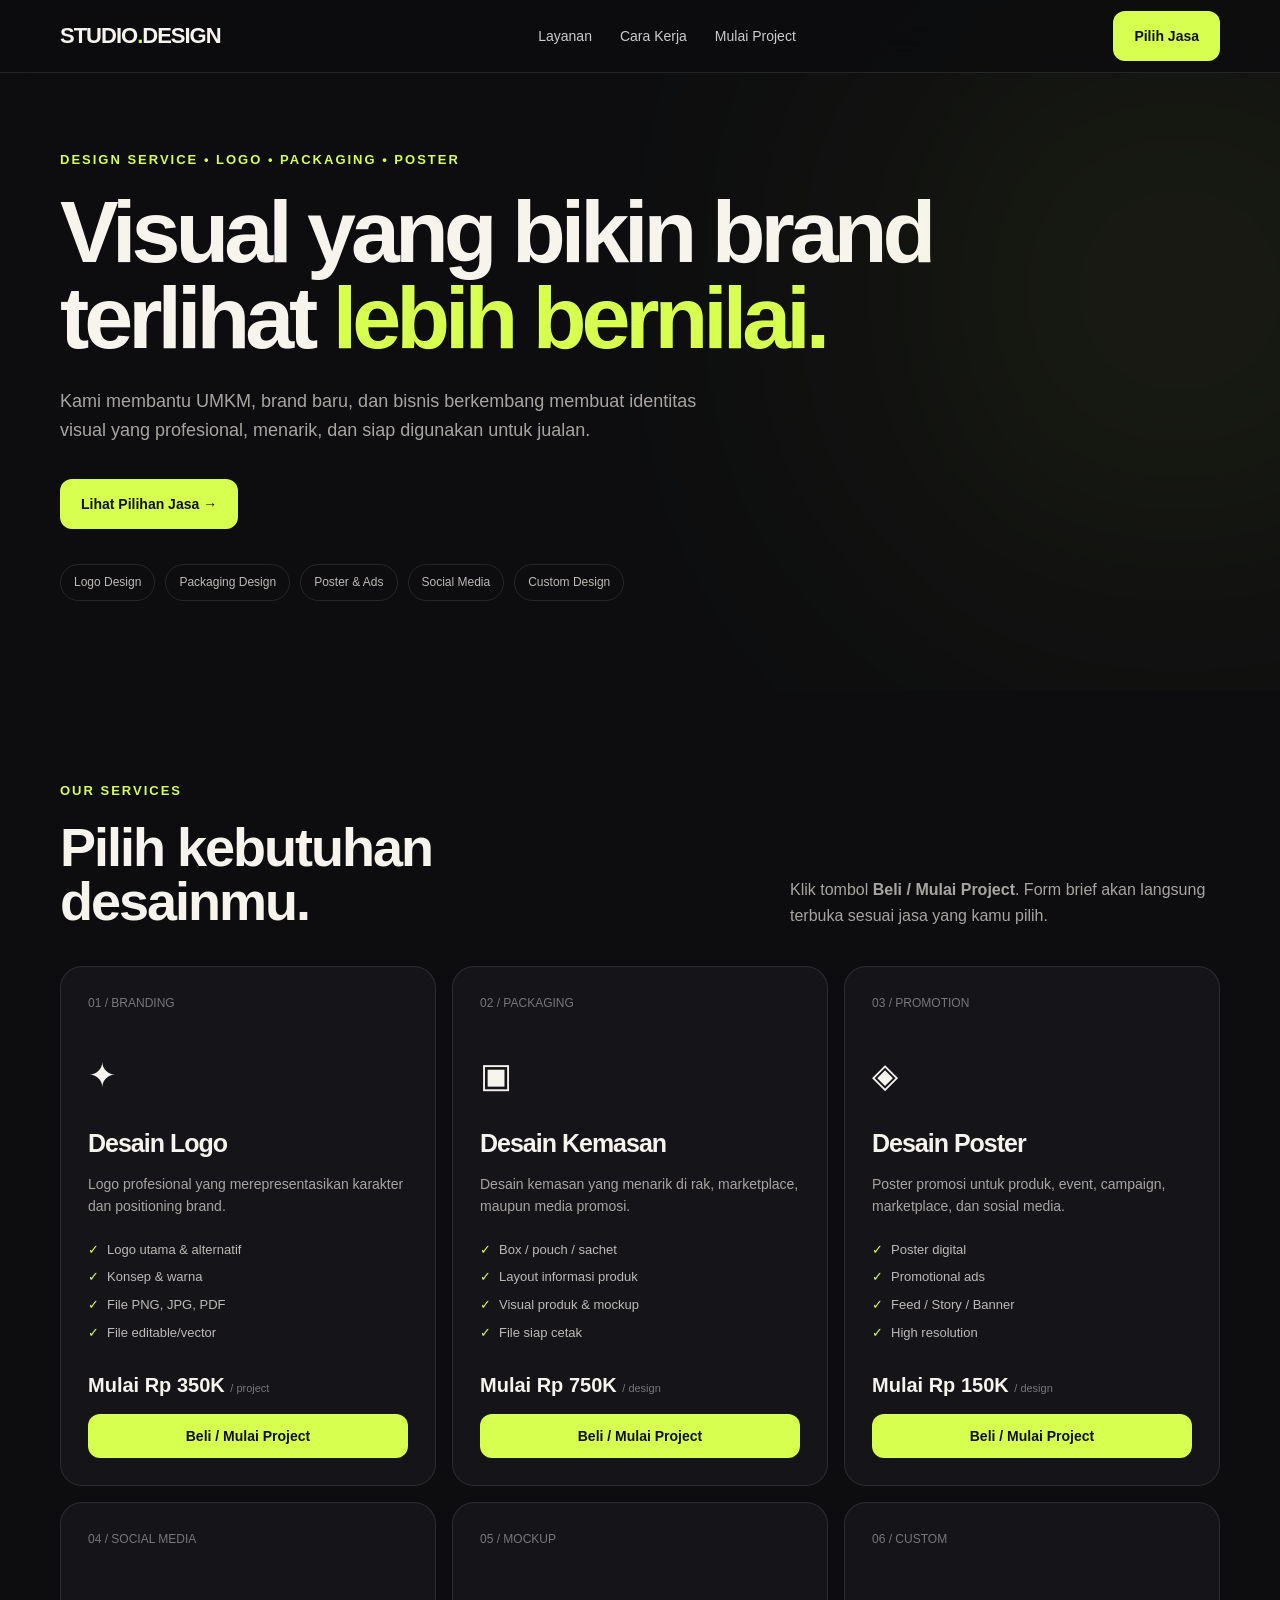
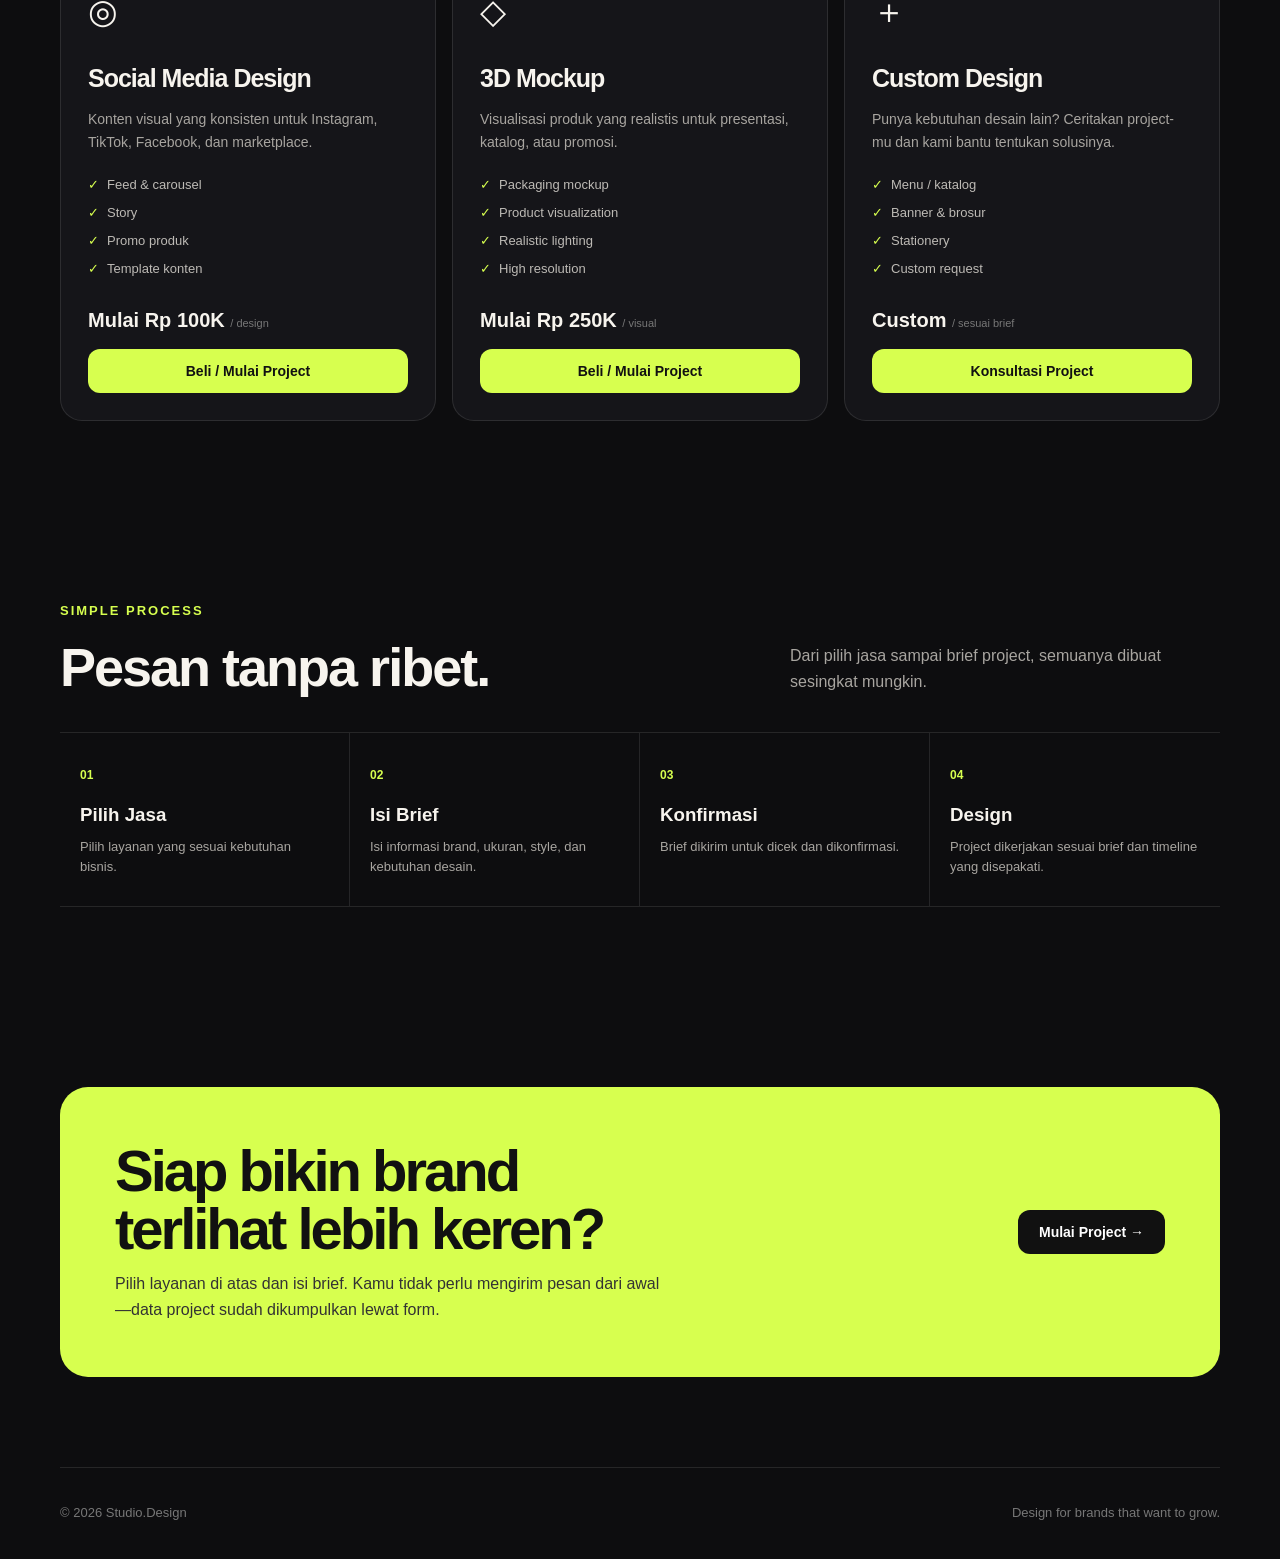
<file: landing page v1.html>
<!DOCTYPE html>
<html lang="id">
<head>
<meta charset="UTF-8">
<meta name="viewport" content="width=device-width, initial-scale=1.0">
<meta name="description" content="Jasa desain profesional untuk logo, kemasan, poster, dan kebutuhan visual bisnis.">
<title>Studio Design — Jasa Desain Profesional</title>
<style>
:root{
  --bg:#0d0d0f;--surface:#151519;--surface2:#1d1d23;--text:#f7f4ee;
  --muted:#a8a5a0;--accent:#d7ff4f;--line:rgba(255,255,255,.1);
}
*{box-sizing:border-box;margin:0;padding:0}
html{scroll-behavior:smooth}
body{font-family:Inter,Arial,sans-serif;background:var(--bg);color:var(--text);line-height:1.6}
a{text-decoration:none;color:inherit}
.container{width:min(1160px,92%);margin:auto}
nav{position:fixed;top:0;left:0;right:0;z-index:20;background:rgba(13,13,15,.82);backdrop-filter:blur(18px);border-bottom:1px solid var(--line)}
.navin{height:72px;display:flex;align-items:center;justify-content:space-between}
.logo{font-weight:900;letter-spacing:-1px;font-size:22px}.logo span{color:var(--accent)}
.navlinks{display:flex;gap:28px;color:#ccc;font-size:14px}
.navlinks a:hover{color:var(--accent)}
.hero{padding:150px 0 90px;overflow:hidden;position:relative}
.hero:before{content:"";position:absolute;width:500px;height:500px;background:var(--accent);filter:blur(160px);opacity:.08;right:-150px;top:40px}
.eyebrow{color:var(--accent);font-size:13px;font-weight:800;letter-spacing:2px;text-transform:uppercase;margin-bottom:18px}
h1{font-size:clamp(48px,7vw,88px);line-height:.98;letter-spacing:-5px;max-width:900px}
h1 em{font-style:normal;color:var(--accent)}
.hero p{max-width:650px;color:var(--muted);font-size:18px;margin:26px 0 34px}
.btn{display:inline-flex;align-items:center;justify-content:center;border:0;border-radius:12px;padding:14px 21px;font-weight:800;cursor:pointer;transition:.2s;font-size:14px}
.btn-primary{background:var(--accent);color:#111}.btn-primary:hover{transform:translateY(-2px);box-shadow:0 10px 30px rgba(215,255,79,.15)}
.btn-dark{background:#24242a;color:#fff;border:1px solid var(--line)}
.hero-tags{display:flex;gap:10px;flex-wrap:wrap;margin-top:35px}
.tag{border:1px solid var(--line);padding:8px 13px;border-radius:999px;color:#bdbab5;font-size:12px}
section{padding:90px 0}.section-head{display:flex;justify-content:space-between;gap:30px;align-items:end;margin-bottom:38px}
.section-head h2{font-size:clamp(34px,5vw,54px);line-height:1;letter-spacing:-2px}
.section-head p{color:var(--muted);max-width:430px}
.grid{display:grid;grid-template-columns:repeat(3,1fr);gap:16px}
.card{background:var(--surface);border:1px solid var(--line);border-radius:22px;padding:27px;min-height:330px;display:flex;flex-direction:column;position:relative;overflow:hidden;transition:.25s}
.card:hover{transform:translateY(-5px);border-color:rgba(215,255,79,.35)}
.card-num{font-size:12px;color:#777;margin-bottom:35px}
.icon{font-size:34px;margin-bottom:20px}.card h3{font-size:25px;letter-spacing:-1px}.card p{color:var(--muted);font-size:14px;margin:10px 0 22px}
.card ul{list-style:none;color:#bdbab5;font-size:13px;display:grid;gap:7px;margin-bottom:25px}.card li:before{content:"✓";color:var(--accent);margin-right:8px}
.card .buy{margin-top:auto;width:100%}
.price{font-size:20px;font-weight:900;margin-bottom:13px}.price small{font-size:11px;color:#777;font-weight:500}
.process{display:grid;grid-template-columns:repeat(4,1fr);border-top:1px solid var(--line);border-bottom:1px solid var(--line)}
.step{padding:28px 20px;border-right:1px solid var(--line)}.step:last-child{border:0}.step b{color:var(--accent);font-size:12px}.step h3{margin:13px 0 7px}.step p{font-size:13px;color:var(--muted)}
.cta{background:var(--accent);color:#111;border-radius:28px;padding:55px;display:flex;justify-content:space-between;align-items:center;gap:30px}.cta h2{font-size:clamp(32px,5vw,58px);line-height:1;letter-spacing:-3px}.cta p{margin-top:13px;max-width:560px;color:#333}.cta .btn{background:#111;color:#fff}
footer{padding:35px 0;color:#777;border-top:1px solid var(--line);font-size:13px;display:flex;justify-content:space-between}
.modal{position:fixed;inset:0;background:rgba(0,0,0,.72);backdrop-filter:blur(8px);z-index:50;display:none;align-items:center;justify-content:center;padding:20px}
.modal.show{display:flex}.modalbox{background:#17171b;border:1px solid var(--line);border-radius:24px;width:min(700px,100%);max-height:92vh;overflow:auto;padding:28px}
.modalhead{display:flex;justify-content:space-between;gap:20px;margin-bottom:20px}.modalhead h2{font-size:28px}.close{background:#29292f;border:0;color:white;width:38px;height:38px;border-radius:50%;cursor:pointer}
.selected{background:#222228;border:1px solid rgba(215,255,79,.3);padding:13px 15px;border-radius:12px;color:#d8d5cf;margin-bottom:20px}
.formgrid{display:grid;grid-template-columns:1fr 1fr;gap:15px}.field{display:grid;gap:7px;margin-bottom:14px}.field.full{grid-column:1/-1}
label{font-size:12px;color:#aaa}.field input,.field select,.field textarea{width:100%;background:#101014;border:1px solid var(--line);color:white;border-radius:10px;padding:12px 13px;outline:none;font:inherit}.field textarea{min-height:105px;resize:vertical}.field input:focus,.field select:focus,.field textarea:focus{border-color:var(--accent)}
.formactions{display:flex;gap:10px;justify-content:flex-end;margin-top:5px}
.note{font-size:11px;color:#777;margin-top:13px}
@media(max-width:800px){.navlinks{display:none}.grid{grid-template-columns:1fr}.process{grid-template-columns:1fr 1fr}.step:nth-child(2){border-right:0}.step:nth-child(-n+2){border-bottom:1px solid var(--line)}.cta{padding:35px;display:block}.cta .btn{margin-top:25px}.section-head{display:block}.section-head p{margin-top:15px}.formgrid{grid-template-columns:1fr}.field.full{grid-column:auto}h1{letter-spacing:-3px}}
</style>
</head>
<body>

<nav>
  <div class="container navin">
    <a class="logo" href="#">STUDIO<span>.</span>DESIGN</a>
    <div class="navlinks">
      <a href="#services">Layanan</a><a href="#process">Cara Kerja</a><a href="#contact">Mulai Project</a>
    </div>
    <a href="#services" class="btn btn-primary">Pilih Jasa</a>
  </div>
</nav>

<header class="hero">
  <div class="container">
    <div class="eyebrow">Design Service • Logo • Packaging • Poster</div>
    <h1>Visual yang bikin brand terlihat <em>lebih bernilai.</em></h1>
    <p>Kami membantu UMKM, brand baru, dan bisnis berkembang membuat identitas visual yang profesional, menarik, dan siap digunakan untuk jualan.</p>
    <a href="#services" class="btn btn-primary">Lihat Pilihan Jasa →</a>
    <div class="hero-tags"><span class="tag">Logo Design</span><span class="tag">Packaging Design</span><span class="tag">Poster & Ads</span><span class="tag">Social Media</span><span class="tag">Custom Design</span></div>
  </div>
</header>

<section id="services">
  <div class="container">
    <div class="section-head">
      <div><div class="eyebrow">Our Services</div><h2>Pilih kebutuhan<br>desainmu.</h2></div>
      <p>Klik tombol <b>Beli / Mulai Project</b>. Form brief akan langsung terbuka sesuai jasa yang kamu pilih.</p>
    </div>

    <div class="grid">
      <article class="card">
        <div class="card-num">01 / BRANDING</div><div class="icon">✦</div><h3>Desain Logo</h3>
        <p>Logo profesional yang merepresentasikan karakter dan positioning brand.</p>
        <ul><li>Logo utama & alternatif</li><li>Konsep & warna</li><li>File PNG, JPG, PDF</li><li>File editable/vector</li></ul>
        <div class="price">Mulai Rp 350K <small>/ project</small></div>
        <button class="btn btn-primary buy" data-service="Desain Logo">Beli / Mulai Project</button>
      </article>

      <article class="card">
        <div class="card-num">02 / PACKAGING</div><div class="icon">▣</div><h3>Desain Kemasan</h3>
        <p>Desain kemasan yang menarik di rak, marketplace, maupun media promosi.</p>
        <ul><li>Box / pouch / sachet</li><li>Layout informasi produk</li><li>Visual produk & mockup</li><li>File siap cetak</li></ul>
        <div class="price">Mulai Rp 750K <small>/ design</small></div>
        <button class="btn btn-primary buy" data-service="Desain Kemasan">Beli / Mulai Project</button>
      </article>

      <article class="card">
        <div class="card-num">03 / PROMOTION</div><div class="icon">◈</div><h3>Desain Poster</h3>
        <p>Poster promosi untuk produk, event, campaign, marketplace, dan sosial media.</p>
        <ul><li>Poster digital</li><li>Promotional ads</li><li>Feed / Story / Banner</li><li>High resolution</li></ul>
        <div class="price">Mulai Rp 150K <small>/ design</small></div>
        <button class="btn btn-primary buy" data-service="Desain Poster">Beli / Mulai Project</button>
      </article>

      <article class="card">
        <div class="card-num">04 / SOCIAL MEDIA</div><div class="icon">◎</div><h3>Social Media Design</h3>
        <p>Konten visual yang konsisten untuk Instagram, TikTok, Facebook, dan marketplace.</p>
        <ul><li>Feed & carousel</li><li>Story</li><li>Promo produk</li><li>Template konten</li></ul>
        <div class="price">Mulai Rp 100K <small>/ design</small></div>
        <button class="btn btn-primary buy" data-service="Social Media Design">Beli / Mulai Project</button>
      </article>

      <article class="card">
        <div class="card-num">05 / MOCKUP</div><div class="icon">◇</div><h3>3D Mockup</h3>
        <p>Visualisasi produk yang realistis untuk presentasi, katalog, atau promosi.</p>
        <ul><li>Packaging mockup</li><li>Product visualization</li><li>Realistic lighting</li><li>High resolution</li></ul>
        <div class="price">Mulai Rp 250K <small>/ visual</small></div>
        <button class="btn btn-primary buy" data-service="3D Mockup">Beli / Mulai Project</button>
      </article>

      <article class="card">
        <div class="card-num">06 / CUSTOM</div><div class="icon">＋</div><h3>Custom Design</h3>
        <p>Punya kebutuhan desain lain? Ceritakan project-mu dan kami bantu tentukan solusinya.</p>
        <ul><li>Menu / katalog</li><li>Banner & brosur</li><li>Stationery</li><li>Custom request</li></ul>
        <div class="price">Custom <small>/ sesuai brief</small></div>
        <button class="btn btn-primary buy" data-service="Custom Design">Konsultasi Project</button>
      </article>
    </div>
  </div>
</section>

<section id="process">
  <div class="container">
    <div class="section-head"><div><div class="eyebrow">Simple Process</div><h2>Pesan tanpa ribet.</h2></div><p>Dari pilih jasa sampai brief project, semuanya dibuat sesingkat mungkin.</p></div>
    <div class="process">
      <div class="step"><b>01</b><h3>Pilih Jasa</h3><p>Pilih layanan yang sesuai kebutuhan bisnis.</p></div>
      <div class="step"><b>02</b><h3>Isi Brief</h3><p>Isi informasi brand, ukuran, style, dan kebutuhan desain.</p></div>
      <div class="step"><b>03</b><h3>Konfirmasi</h3><p>Brief dikirim untuk dicek dan dikonfirmasi.</p></div>
      <div class="step"><b>04</b><h3>Design</h3><p>Project dikerjakan sesuai brief dan timeline yang disepakati.</p></div>
    </div>
  </div>
</section>

<section id="contact">
  <div class="container">
    <div class="cta">
      <div><h2>Siap bikin brand<br>terlihat lebih keren?</h2><p>Pilih layanan di atas dan isi brief. Kamu tidak perlu mengirim pesan dari awal—data project sudah dikumpulkan lewat form.</p></div>
      <button class="btn" onclick="openForm('Custom Design')">Mulai Project →</button>
    </div>
  </div>
</section>

<footer class="container"><span>© 2026 Studio.Design</span><span>Design for brands that want to grow.</span></footer>

<div class="modal" id="modal">
  <div class="modalbox">
    <div class="modalhead"><div><div class="eyebrow">Project Brief</div><h2>Mulai Project</h2></div><button class="close" onclick="closeForm()">×</button></div>
    <div class="selected">Layanan dipilih: <strong id="serviceName">-</strong></div>
    <form id="briefForm">
      <input type="hidden" id="service" name="service">
      <div class="formgrid">
        <div class="field"><label>Nama</label><input name="name" required placeholder="Nama lengkap"></div>
        <div class="field"><label>WhatsApp</label><input name="phone" required placeholder="08xxxxxxxxxx"></div>
        <div class="field"><label>Email</label><input type="email" name="email" placeholder="nama@email.com"></div>
        <div class="field"><label>Nama Brand / Bisnis</label><input name="brand" required placeholder="Contoh: Okuki"></div>
        <div class="field"><label>Jenis Bisnis</label><input name="business" placeholder="Makanan, fashion, jasa, dll."></div>
        <div class="field"><label>Budget</label><select name="budget"><option>Belum tahu / konsultasi</option><option>Rp 150K – 500K</option><option>Rp 500K – 1 Juta</option><option>Rp 1 – 2 Juta</option><option>> Rp 2 Juta</option></select></div>
        <div class="field full"><label>Jelaskan kebutuhan desain</label><textarea name="brief" required placeholder="Ceritakan produk, konsep, ukuran, warna, referensi, target market, dan informasi penting lainnya..."></textarea></div>
        <div class="field full"><label>Referensi / Link</label><input name="reference" placeholder="Link Google Drive, Instagram, Pinterest, dll."></div>
      </div>
      <div class="formactions"><button type="button" class="btn btn-dark" onclick="closeForm()">Batal</button><button class="btn btn-primary" type="submit">Kirim Brief →</button></div>
      <div class="note">Setelah dikirim, data akan diarahkan ke WhatsApp. Ganti nomor WhatsApp pada bagian JavaScript sebelum website dipakai.</div>
    </form>
  </div>
</div>

<script>
const WHATSAPP_NUMBER = "6281234567890"; // GANTI dengan nomor WhatsApp bisnis, tanpa + atau 0 di depan
const modal = document.getElementById("modal");
const form = document.getElementById("briefForm");

function openForm(service){
  document.getElementById("serviceName").textContent = service;
  document.getElementById("service").value = service;
  modal.classList.add("show");
  document.body.style.overflow="hidden";
}
function closeForm(){
  modal.classList.remove("show");
  document.body.style.overflow="";
}
document.querySelectorAll(".buy").forEach(btn=>{
  btn.addEventListener("click",()=>openForm(btn.dataset.service));
});
modal.addEventListener("click",e=>{if(e.target===modal)closeForm()});
document.addEventListener("keydown",e=>{if(e.key==="Escape")closeForm()});

form.addEventListener("submit",e=>{
  e.preventDefault();
  const data = new FormData(form);
  const msg =
`Halo Studio.Design 👋

Saya ingin memesan / konsultasi desain.

LAYANAN
${data.get("service")}

DATA KLIEN
Nama: ${data.get("name")}
WhatsApp: ${data.get("phone")}
Email: ${data.get("email") || "-"}
Brand: ${data.get("brand")}
Jenis bisnis: ${data.get("business") || "-"}
Budget: ${data.get("budget")}

BRIEF PROJECT
${data.get("brief")}

REFERENSI
${data.get("reference") || "-"}

Mohon info langkah selanjutnya. Terima kasih.`;
  window.open(`https://wa.me/${WHATSAPP_NUMBER}?text=${encodeURIComponent(msg)}`,"_blank");
});
</script>
</body>
</html>
</file>
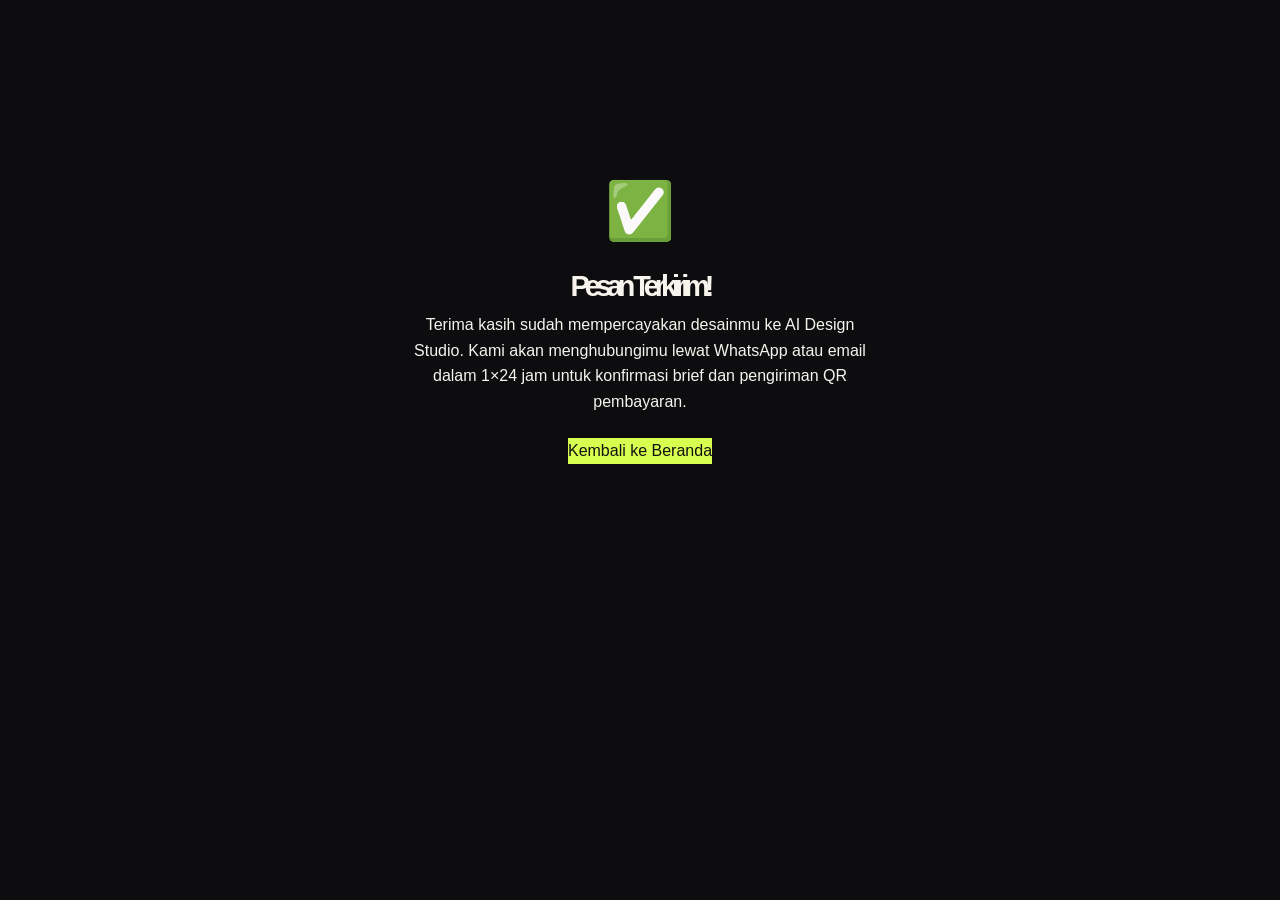
<file: thank-you.html>
<!DOCTYPE html>
<html lang="id">
<head>
    <meta charset="UTF-8">
    <meta name="viewport" content="width=device-width, initial-scale=1.0">
    <title>Terima Kasih — AI Design Studio</title>
    <link rel="stylesheet" href="styles.css">
    <style>
        .thankyou-wrap {
            min-height: 70vh;
            display: flex;
            align-items: center;
            justify-content: center;
            text-align: center;
            padding: 40px 20px;
        }
        .thankyou-card {
            max-width: 480px;
        }
        .thankyou-icon {
            font-size: 3.5rem;
            margin-bottom: 16px;
        }
        .thankyou-card h1 {
            font-size: 1.8rem;
            font-weight: 700;
            margin-bottom: 12px;
        }
        .thankyou-card p {
            color: var(--text-muted);
            margin-bottom: 24px;
            line-height: 1.6;
        }
        .thankyou-card .btn-primary {
            display: inline-block;
        }
    </style>
</head>
<body>
    <div class="thankyou-wrap">
        <div class="thankyou-card">
            <div class="thankyou-icon">✅</div>
            <h1>Pesan Terkirim!</h1>
            <p>Terima kasih sudah mempercayakan desainmu ke AI Design Studio. Kami akan menghubungimu lewat WhatsApp atau email dalam 1×24 jam untuk konfirmasi brief dan pengiriman QR pembayaran.</p>
            <a href="/" class="btn-primary">Kembali ke Beranda</a>
        </div>
    </div>
</body>
</html>
</file>
<file: styles.css>
:root{
  --bg:#0d0d0f;--surface:#151519;--surface2:#1d1d23;--text:#f7f4ee;
  --muted:#a8a5a0;--accent:#d7ff4f;--line:rgba(255,255,255,.1);
}
*{box-sizing:border-box;margin:0;padding:0}
html{scroll-behavior:smooth}
body{font-family:Inter,Arial,sans-serif;background:var(--bg);color:var(--text);line-height:1.6}
a{text-decoration:none;color:inherit}
.container{width:min(1160px,92%);margin:auto}
nav{position:fixed;top:0;left:0;right:0;z-index:20;background:rgba(13,13,15,.82);backdrop-filter:blur(18px);border-bottom:1px solid var(--line)}
.navin{height:72px;display:flex;align-items:center;justify-content:space-between}
.logo{font-weight:900;letter-spacing:-1px;font-size:18px}.logo span{color:var(--accent)}
.navlinks{display:flex;gap:28px;color:#ccc;font-size:14px}
.navlinks a:hover{color:var(--accent)}
.hero{padding:150px 0 90px;overflow:hidden;position:relative}
.hero:before{content:"";position:absolute;width:500px;height:500px;background:var(--accent);filter:blur(160px);opacity:.08;right:-150px;top:40px}
.eyebrow{color:var(--accent);font-size:13px;font-weight:800;letter-spacing:2px;text-transform:uppercase;margin-bottom:18px}
h1{font-size:clamp(48px,7vw,88px);line-height:.98;letter-spacing:-5px;max-width:900px}
h1 em{font-style:normal;color:var(--accent)}
.hero p{max-width:650px;color:var(--muted);font-size:18px;margin:26px 0 34px}
.btn{display:inline-flex;align-items:center;justify-content:center;border:0;border-radius:12px;padding:14px 21px;font-weight:800;cursor:pointer;transition:.2s;font-size:14px}
.btn-primary{background:var(--accent);color:#111}.btn-primary:hover{transform:translateY(-2px);box-shadow:0 10px 30px rgba(215,255,79,.15)}
.btn-dark{background:#24242a;color:#fff;border:1px solid var(--line)}
.hero-tags{display:flex;gap:10px;flex-wrap:wrap;margin-top:35px}
.tag{border:1px solid var(--line);padding:8px 13px;border-radius:999px;color:#bdbab5;font-size:12px}
section{padding:90px 0}.section-head{display:flex;justify-content:space-between;gap:30px;align-items:end;margin-bottom:38px}
.section-head h2{font-size:clamp(34px,5vw,54px);line-height:1;letter-spacing:-2px}
.section-head p{color:var(--muted);max-width:430px}
.grid{display:grid;grid-template-columns:repeat(3,1fr);gap:16px}
.card{background:var(--surface);border:1px solid var(--line);border-radius:22px;padding:27px;min-height:330px;display:flex;flex-direction:column;position:relative;overflow:hidden;transition:.25s}
.card:hover{transform:translateY(-5px);border-color:rgba(215,255,79,.35)}
.card.featured{border-color:rgba(215,255,79,.4);background:linear-gradient(180deg,rgba(215,255,79,.06),var(--surface))}
.card-num{font-size:12px;color:#777;margin-bottom:35px}
.icon{font-size:34px;margin-bottom:20px}.card h3{font-size:25px;letter-spacing:-1px}.card p{color:var(--muted);font-size:14px;margin:10px 0 22px}
.card ul{list-style:none;color:#bdbab5;font-size:13px;display:grid;gap:7px;margin-bottom:25px}.card li:before{content:"✓";color:var(--accent);margin-right:8px}
.card .buy{margin-top:auto;width:100%}
.price{font-size:20px;font-weight:900;margin-bottom:13px}.price small{font-size:11px;color:#777;font-weight:500}
.process{display:grid;grid-template-columns:repeat(4,1fr);border-top:1px solid var(--line);border-bottom:1px solid var(--line)}
.step{padding:28px 20px;border-right:1px solid var(--line)}.step:last-child{border:0}.step b{color:var(--accent);font-size:12px}.step h3{margin:13px 0 7px}.step p{font-size:13px;color:var(--muted)}
.cta{background:var(--accent);color:#111;border-radius:28px;padding:55px;display:flex;justify-content:space-between;align-items:center;gap:30px}.cta h2{font-size:clamp(32px,5vw,58px);line-height:1;letter-spacing:-3px}.cta p{margin-top:13px;max-width:560px;color:#333}.cta .btn{background:#111;color:#fff}
footer{padding:35px 0;color:#777;border-top:1px solid var(--line);font-size:13px;display:flex;justify-content:space-between}

/* Portfolio */
.portfolio-grid{display:grid;grid-template-columns:repeat(auto-fill,minmax(260px,1fr));gap:16px}
.portfolio-item{background:var(--surface);border:1px solid var(--line);border-radius:22px;overflow:hidden;transition:.25s;cursor:pointer}
.portfolio-item:hover{transform:translateY(-4px);border-color:rgba(215,255,79,.35)}
.portfolio-item-img{width:100%;height:200px;object-fit:cover;background:var(--surface2)}
.portfolio-item-img-placeholder{width:100%;height:200px;background:var(--surface2);display:flex;align-items:center;justify-content:center;color:#777;font-size:13px}
.portfolio-item-info{padding:16px 18px}
.portfolio-item-info h4{font-size:16px;letter-spacing:-.5px}
.portfolio-item-info p{font-size:13px;color:var(--muted);margin-top:4px}
.portfolio-loading,.portfolio-empty{grid-column:1/-1;text-align:center;padding:40px;color:var(--muted)}

/* Modal */
.modal{position:fixed;inset:0;background:rgba(0,0,0,.72);backdrop-filter:blur(8px);z-index:50;display:none;align-items:center;justify-content:center;padding:20px}
.modal.show{display:flex}.modalbox{background:#17171b;border:1px solid var(--line);border-radius:24px;width:min(700px,100%);max-height:92vh;overflow:auto;padding:28px}
.modalhead{display:flex;justify-content:space-between;gap:20px;margin-bottom:20px}.modalhead h2{font-size:28px}.close{background:#29292f;border:0;color:white;width:38px;height:38px;border-radius:50%;cursor:pointer;font-size:20px}
.selected{background:#222228;border:1px solid rgba(215,255,79,.3);padding:13px 15px;border-radius:12px;color:#d8d5cf;margin-bottom:20px}
.formgrid{display:grid;grid-template-columns:1fr 1fr;gap:15px}.field{display:grid;gap:7px;margin-bottom:14px}.field.full{grid-column:1/-1}
label{font-size:12px;color:#aaa}.field input,.field select,.field textarea{width:100%;background:#101014;border:1px solid var(--line);color:white;border-radius:10px;padding:12px 13px;outline:none;font:inherit}.field textarea{min-height:105px;resize:vertical}.field input:focus,.field select:focus,.field textarea:focus{border-color:var(--accent)}
.formactions{display:flex;gap:10px;justify-content:flex-end;margin-top:5px}
.note{font-size:11px;color:#777;margin-top:13px}

/* Image modal (portfolio zoom) */
.image-modal-overlay{position:fixed;inset:0;background:rgba(0,0,0,.72);backdrop-filter:blur(8px);z-index:60;display:flex;align-items:center;justify-content:center;padding:20px;animation:fadeIn .2s ease}
.image-modal-content{background:#17171b;border:1px solid var(--line);border-radius:22px;max-width:90vw;max-height:90vh;overflow:hidden;position:relative}
.image-modal-img{display:block;max-width:90vw;max-height:75vh;object-fit:contain}
.image-modal-caption{padding:16px 20px;text-align:center}
.image-modal-caption h3{font-size:17px;margin-bottom:4px}
.image-modal-caption p{color:var(--muted);font-size:13px}
.image-modal-close{position:absolute;top:12px;right:12px;width:36px;height:36px;border:0;background:rgba(255,255,255,.85);border-radius:50%;font-size:20px;cursor:pointer;color:#333;display:flex;align-items:center;justify-content:center}
.image-modal-close:hover{background:#fff}
@keyframes fadeIn{from{opacity:0}to{opacity:1}}

@media(max-width:800px){.navlinks{display:none}.grid{grid-template-columns:1fr}.process{grid-template-columns:1fr 1fr}.step:nth-child(2){border-right:0}.step:nth-child(-n+2){border-bottom:1px solid var(--line)}.cta{padding:35px;display:block}.cta .btn{margin-top:25px}.section-head{display:block}.section-head p{margin-top:15px}.formgrid{grid-template-columns:1fr}.field.full{grid-column:auto}h1{letter-spacing:-3px}}
</file>
